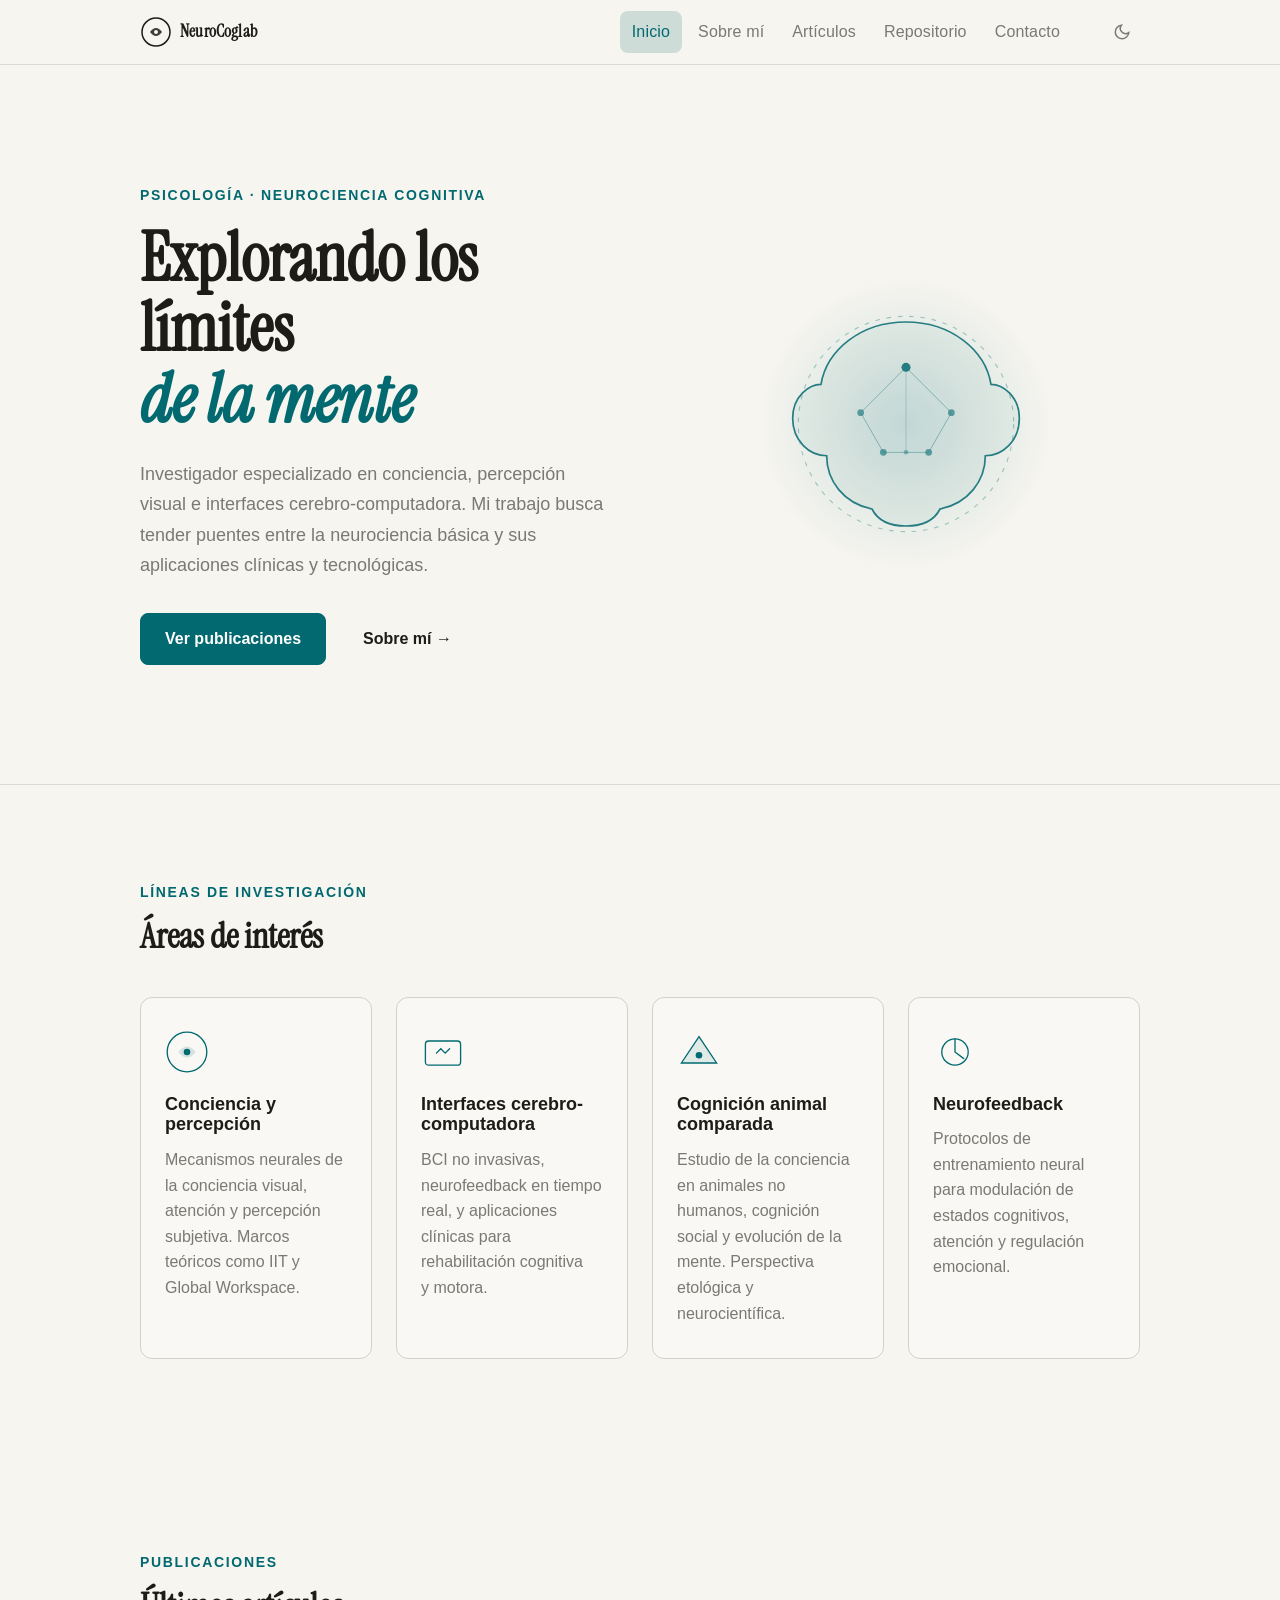
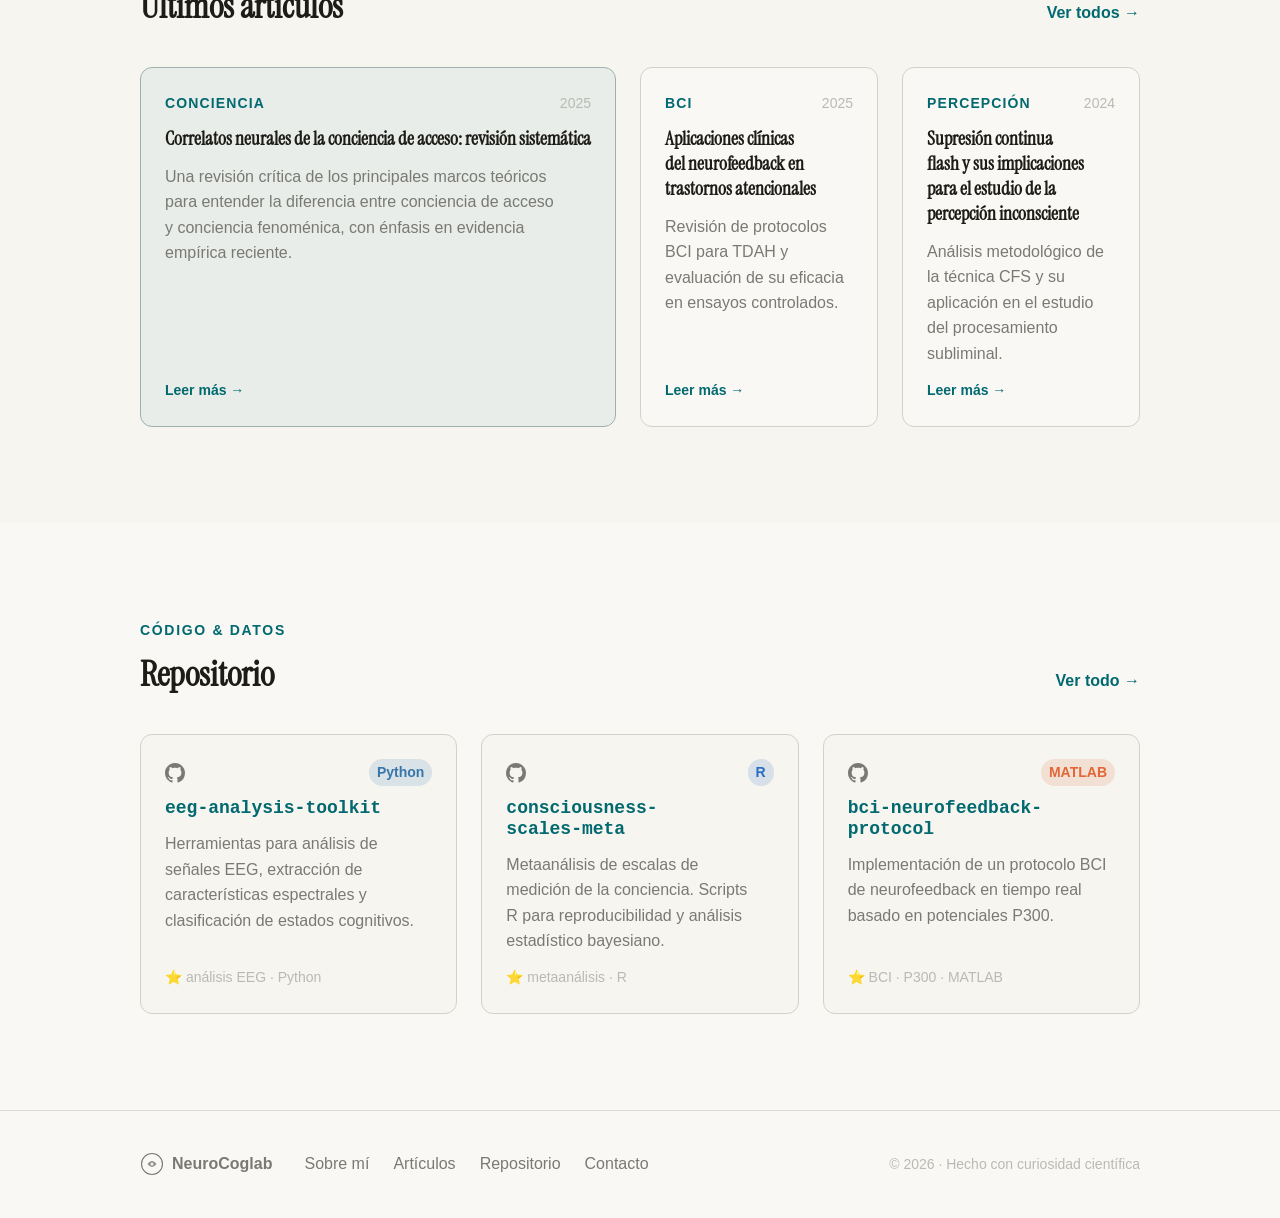
<file: index.html>
<!DOCTYPE html>
<html lang="es" data-theme="light">
<head>
  <meta charset="UTF-8" />
  <meta name="viewport" content="width=device-width, initial-scale=1.0" />
  <title>Investigador Predoctoral en Psicología & Neurociencia Cognitiva</title>
  <meta name="description" content="Portal personal de investigación en psicología y neurociencia cognitiva. Publicaciones, proyectos y recursos académicos." />
  <meta property="og:title" content="Investigador Predoctoral en Psicología & Neurociencia Cognitiva" />
  <meta property="og:description" content="Portal personal de investigación en psicología y neurociencia cognitiva." />
  <meta property="og:type" content="website" />

  <!-- Fonts: Instrument Serif (display) + Satoshi (body) -->
  <link href="https://api.fontshare.com/v2/css?f[]=satoshi@300,400,500,700&display=swap" rel="stylesheet" />
  <link rel="preconnect" href="https://fonts.googleapis.com" />
  <link rel="preconnect" href="https://fonts.gstatic.com" crossorigin />
  <link href="https://fonts.googleapis.com/css2?family=Instrument+Serif:ital@0;1&display=swap" rel="stylesheet" />

  <link rel="stylesheet" href="css/style.css" />

  <!-- Favicon inline SVG -->
  <link rel="icon" href="data:image/svg+xml,<svg xmlns='http://www.w3.org/2000/svg' viewBox='0 0 32 32'><circle cx='16' cy='16' r='14' fill='%2301696f'/><path d='M10 16 Q16 8 22 16 Q16 24 10 16Z' fill='white' opacity='0.9'/></svg>" />

  <script>
    // Apply theme before render to avoid flash
    (function() {
      const d = matchMedia('(prefers-color-scheme:dark)').matches ? 'dark' : 'light';
      document.documentElement.setAttribute('data-theme', d);
    })();
  </script>
</head>
<body>

  <!-- HEADER -->
  <header class="header" id="header">
    <div class="header-inner container">
      <a href="index.html" class="logo" aria-label="Inicio">
        <svg width="32" height="32" viewBox="0 0 32 32" fill="none" aria-hidden="true">
          <circle cx="16" cy="16" r="14" stroke="currentColor" stroke-width="1.5"/>
          <path d="M10 16 Q16 8 22 16 Q16 24 10 16Z" fill="currentColor" opacity="0.85"/>
          <circle cx="16" cy="16" r="2" fill="var(--color-bg)"/>
        </svg>
        <span class="logo-text">NeuroCoglab</span>
      </a>

      <nav class="nav" id="nav">
        <a href="index.html" class="nav-link active">Inicio</a>
        <a href="sobre-mi.html" class="nav-link">Sobre mí</a>
        <a href="articulos.html" class="nav-link">Artículos</a>
        <a href="repositorio.html" class="nav-link">Repositorio</a>
        <a href="contacto.html" class="nav-link">Contacto</a>
      </nav>

      <div class="header-actions">
        <button class="theme-toggle" data-theme-toggle aria-label="Cambiar tema">
          <svg width="18" height="18" viewBox="0 0 24 24" fill="none" stroke="currentColor" stroke-width="2"><path d="M21 12.79A9 9 0 1 1 11.21 3 7 7 0 0 0 21 12.79z"/></svg>
        </button>
        <button class="menu-toggle" id="menuToggle" aria-label="Menú" aria-expanded="false">
          <span></span><span></span><span></span>
        </button>
      </div>
    </div>
  </header>

  <main>
    <!-- HERO -->
    <section class="hero">
      <div class="container hero-inner">
        <div class="hero-text">
          <p class="hero-label">Psicología · Neurociencia Cognitiva</p>
          <h1 class="hero-title">Explorando los límites<br><em>de la mente</em></h1>
          <p class="hero-desc">Investigador especializado en conciencia, percepción visual e interfaces cerebro-computadora. Mi trabajo busca tender puentes entre la neurociencia básica y sus aplicaciones clínicas y tecnológicas.</p>
          <div class="hero-actions">
            <a href="articulos.html" class="btn btn-primary">Ver publicaciones</a>
            <a href="sobre-mi.html" class="btn btn-ghost">Sobre mí →</a>
          </div>
        </div>
        <div class="hero-visual">
          <div class="brain-anim" aria-hidden="true">
            <svg viewBox="0 0 300 300" fill="none" xmlns="http://www.w3.org/2000/svg">
              <defs>
                <radialGradient id="brainGrad" cx="50%" cy="50%" r="50%">
                  <stop offset="0%" stop-color="var(--color-primary)" stop-opacity="0.2"/>
                  <stop offset="100%" stop-color="var(--color-primary)" stop-opacity="0"/>
                </radialGradient>
              </defs>
              <circle cx="150" cy="150" r="130" fill="url(#brainGrad)" class="pulse-ring"/>
              <circle cx="150" cy="150" r="95" stroke="var(--color-primary)" stroke-width="1" stroke-dasharray="4 6" opacity="0.4" class="rotate-slow"/>
              <!-- Brain outline stylized -->
              <path d="M150 60 C110 60 80 85 75 115 C65 115 50 125 50 145 C50 165 65 178 80 178 C80 200 95 220 120 225 C125 235 135 240 150 240 C165 240 175 235 180 225 C205 220 220 200 220 178 C235 178 250 165 250 145 C250 125 235 115 225 115 C220 85 190 60 150 60Z" stroke="var(--color-primary)" stroke-width="1.5" fill="var(--color-primary)" fill-opacity="0.06" class="brain-path"/>
              <!-- Neural connections -->
              <line x1="150" y1="100" x2="110" y2="140" stroke="var(--color-primary)" stroke-width="0.8" opacity="0.5"/>
              <line x1="150" y1="100" x2="190" y2="140" stroke="var(--color-primary)" stroke-width="0.8" opacity="0.5"/>
              <line x1="110" y1="140" x2="130" y2="175" stroke="var(--color-primary)" stroke-width="0.8" opacity="0.5"/>
              <line x1="190" y1="140" x2="170" y2="175" stroke="var(--color-primary)" stroke-width="0.8" opacity="0.5"/>
              <line x1="130" y1="175" x2="170" y2="175" stroke="var(--color-primary)" stroke-width="0.8" opacity="0.5"/>
              <line x1="150" y1="100" x2="150" y2="175" stroke="var(--color-primary)" stroke-width="0.8" opacity="0.3"/>
              <!-- Nodes -->
              <circle cx="150" cy="100" r="4" fill="var(--color-primary)"/>
              <circle cx="110" cy="140" r="3" fill="var(--color-primary)" opacity="0.7"/>
              <circle cx="190" cy="140" r="3" fill="var(--color-primary)" opacity="0.7"/>
              <circle cx="130" cy="175" r="3" fill="var(--color-primary)" opacity="0.7"/>
              <circle cx="170" cy="175" r="3" fill="var(--color-primary)" opacity="0.7"/>
              <circle cx="150" cy="175" r="2" fill="var(--color-primary)" opacity="0.5"/>
            </svg>
          </div>
        </div>
      </div>
    </section>

    <!-- ÁREAS DE INVESTIGACIÓN -->
    <section class="section research-areas">
      <div class="container">
        <header class="section-header">
          <span class="section-label">Líneas de investigación</span>
          <h2>Áreas de interés</h2>
        </header>
        <div class="areas-grid">
          <div class="area-card">
            <div class="area-icon">
              <svg viewBox="0 0 40 40" fill="none"><circle cx="20" cy="20" r="18" stroke="currentColor" stroke-width="1.2"/><path d="M12 20 Q20 10 28 20 Q20 30 12 20Z" fill="currentColor" opacity="0.15"/><circle cx="20" cy="20" r="3" fill="currentColor"/></svg>
            </div>
            <h3>Conciencia y percepción</h3>
            <p>Mecanismos neurales de la conciencia visual, atención y percepción subjetiva. Marcos teóricos como IIT y Global Workspace.</p>
          </div>
          <div class="area-card">
            <div class="area-icon">
              <svg viewBox="0 0 40 40" fill="none"><rect x="4" y="10" width="32" height="22" rx="3" stroke="currentColor" stroke-width="1.2"/><path d="M14 21 L18 17 L22 21 L26 17" stroke="currentColor" stroke-width="1.2" stroke-linecap="round"/></svg>
            </div>
            <h3>Interfaces cerebro-computadora</h3>
            <p>BCI no invasivas, neurofeedback en tiempo real, y aplicaciones clínicas para rehabilitación cognitiva y motora.</p>
          </div>
          <div class="area-card">
            <div class="area-icon">
              <svg viewBox="0 0 40 40" fill="none"><path d="M20 6 L36 30 H4 Z" stroke="currentColor" stroke-width="1.2" fill="currentColor" fill-opacity="0.1"/><circle cx="20" cy="23" r="3" fill="currentColor"/></svg>
            </div>
            <h3>Cognición animal comparada</h3>
            <p>Estudio de la conciencia en animales no humanos, cognición social y evolución de la mente. Perspectiva etológica y neurocientífica.</p>
          </div>
          <div class="area-card">
            <div class="area-icon">
              <svg viewBox="0 0 40 40" fill="none"><circle cx="20" cy="20" r="12" stroke="currentColor" stroke-width="1.2"/><path d="M20 8 V20 L28 26" stroke="currentColor" stroke-width="1.2" stroke-linecap="round"/></svg>
            </div>
            <h3>Neurofeedback</h3>
            <p>Protocolos de entrenamiento neural para modulación de estados cognitivos, atención y regulación emocional.</p>
          </div>
        </div>
      </div>
    </section>

    <!-- ARTÍCULOS RECIENTES -->
    <section class="section articles-preview">
      <div class="container">
        <header class="section-header">
          <span class="section-label">Publicaciones</span>
          <h2>Últimos artículos</h2>
          <a href="articulos.html" class="see-all">Ver todos →</a>
        </header>
        <div class="articles-grid">
          <article class="article-card featured">
            <div class="article-meta">
              <span class="article-tag">Conciencia</span>
              <span class="article-date">2025</span>
            </div>
            <h3 class="article-title">Correlatos neurales de la conciencia de acceso: revisión sistemática</h3>
            <p class="article-excerpt">Una revisión crítica de los principales marcos teóricos para entender la diferencia entre conciencia de acceso y conciencia fenoménica, con énfasis en evidencia empírica reciente.</p>
            <a href="articulos.html" class="article-link">Leer más →</a>
          </article>
          <article class="article-card">
            <div class="article-meta">
              <span class="article-tag">BCI</span>
              <span class="article-date">2025</span>
            </div>
            <h3 class="article-title">Aplicaciones clínicas del neurofeedback en trastornos atencionales</h3>
            <p class="article-excerpt">Revisión de protocolos BCI para TDAH y evaluación de su eficacia en ensayos controlados.</p>
            <a href="articulos.html" class="article-link">Leer más →</a>
          </article>
          <article class="article-card">
            <div class="article-meta">
              <span class="article-tag">Percepción</span>
              <span class="article-date">2024</span>
            </div>
            <h3 class="article-title">Supresión continua flash y sus implicaciones para el estudio de la percepción inconsciente</h3>
            <p class="article-excerpt">Análisis metodológico de la técnica CFS y su aplicación en el estudio del procesamiento subliminal.</p>
            <a href="articulos.html" class="article-link">Leer más →</a>
          </article>
        </div>
      </div>
    </section>

    <!-- REPOSITORIO PREVIEW -->
    <section class="section repo-preview">
      <div class="container">
        <header class="section-header">
          <span class="section-label">Código & datos</span>
          <h2>Repositorio</h2>
          <a href="repositorio.html" class="see-all">Ver todo →</a>
        </header>
        <div class="repo-grid">
          <a href="repositorio.html" class="repo-card">
            <div class="repo-card-top">
              <svg width="20" height="20" viewBox="0 0 24 24" fill="currentColor"><path d="M12 0C5.37 0 0 5.37 0 12c0 5.31 3.435 9.795 8.205 11.385.6.105.825-.255.825-.57 0-.285-.015-1.23-.015-2.235-3.015.555-3.795-.735-4.035-1.41-.135-.345-.72-1.41-1.23-1.695-.42-.225-1.02-.78-.015-.795.945-.015 1.62.87 1.845 1.23 1.08 1.815 2.805 1.305 3.495.99.105-.78.42-1.305.765-1.605-2.67-.3-5.46-1.335-5.46-5.925 0-1.305.465-2.385 1.23-3.225-.12-.3-.54-1.53.12-3.18 0 0 1.005-.315 3.3 1.23.96-.27 1.98-.405 3-.405s2.04.135 3 .405c2.295-1.56 3.3-1.23 3.3-1.23.66 1.65.24 2.88.12 3.18.765.84 1.23 1.905 1.23 3.225 0 4.605-2.805 5.625-5.475 5.925.435.375.81 1.095.81 2.22 0 1.605-.015 2.895-.015 3.3 0 .315.225.69.825.57A12.02 12.02 0 0 0 24 12c0-6.63-5.37-12-12-12z"/></svg>
              <span class="repo-lang python">Python</span>
            </div>
            <h3>eeg-analysis-toolkit</h3>
            <p>Herramientas para análisis de señales EEG, extracción de características espectrales y clasificación de estados cognitivos.</p>
            <div class="repo-stats">
              <span>⭐ análisis EEG</span>
              <span>· Python</span>
            </div>
          </a>
          <a href="repositorio.html" class="repo-card">
            <div class="repo-card-top">
              <svg width="20" height="20" viewBox="0 0 24 24" fill="currentColor"><path d="M12 0C5.37 0 0 5.37 0 12c0 5.31 3.435 9.795 8.205 11.385.6.105.825-.255.825-.57 0-.285-.015-1.23-.015-2.235-3.015.555-3.795-.735-4.035-1.41-.135-.345-.72-1.41-1.23-1.695-.42-.225-1.02-.78-.015-.795.945-.015 1.62.87 1.845 1.23 1.08 1.815 2.805 1.305 3.495.99.105-.78.42-1.305.765-1.605-2.67-.3-5.46-1.335-5.46-5.925 0-1.305.465-2.385 1.23-3.225-.12-.3-.54-1.53.12-3.18 0 0 1.005-.315 3.3 1.23.96-.27 1.98-.405 3-.405s2.04.135 3 .405c2.295-1.56 3.3-1.23 3.3-1.23.66 1.65.24 2.88.12 3.18.765.84 1.23 1.905 1.23 3.225 0 4.605-2.805 5.625-5.475 5.925.435.375.81 1.095.81 2.22 0 1.605-.015 2.895-.015 3.3 0 .315.225.69.825.57A12.02 12.02 0 0 0 24 12c0-6.63-5.37-12-12-12z"/></svg>
              <span class="repo-lang r">R</span>
            </div>
            <h3>consciousness-scales-meta</h3>
            <p>Metaanálisis de escalas de medición de la conciencia. Scripts R para reproducibilidad y análisis estadístico bayesiano.</p>
            <div class="repo-stats">
              <span>⭐ metaanálisis</span>
              <span>· R</span>
            </div>
          </a>
          <a href="repositorio.html" class="repo-card">
            <div class="repo-card-top">
              <svg width="20" height="20" viewBox="0 0 24 24" fill="currentColor"><path d="M12 0C5.37 0 0 5.37 0 12c0 5.31 3.435 9.795 8.205 11.385.6.105.825-.255.825-.57 0-.285-.015-1.23-.015-2.235-3.015.555-3.795-.735-4.035-1.41-.135-.345-.72-1.41-1.23-1.695-.42-.225-1.02-.78-.015-.795.945-.015 1.62.87 1.845 1.23 1.08 1.815 2.805 1.305 3.495.99.105-.78.42-1.305.765-1.605-2.67-.3-5.46-1.335-5.46-5.925 0-1.305.465-2.385 1.23-3.225-.12-.3-.54-1.53.12-3.18 0 0 1.005-.315 3.3 1.23.96-.27 1.98-.405 3-.405s2.04.135 3 .405c2.295-1.56 3.3-1.23 3.3-1.23.66 1.65.24 2.88.12 3.18.765.84 1.23 1.905 1.23 3.225 0 4.605-2.805 5.625-5.475 5.925.435.375.81 1.095.81 2.22 0 1.605-.015 2.895-.015 3.3 0 .315.225.69.825.57A12.02 12.02 0 0 0 24 12c0-6.63-5.37-12-12-12z"/></svg>
              <span class="repo-lang matlab">MATLAB</span>
            </div>
            <h3>bci-neurofeedback-protocol</h3>
            <p>Implementación de un protocolo BCI de neurofeedback en tiempo real basado en potenciales P300.</p>
            <div class="repo-stats">
              <span>⭐ BCI · P300</span>
              <span>· MATLAB</span>
            </div>
          </a>
        </div>
      </div>
    </section>
  </main>

  <!-- FOOTER -->
  <footer class="footer">
    <div class="container footer-inner">
      <div class="footer-brand">
        <svg width="24" height="24" viewBox="0 0 32 32" fill="none" aria-hidden="true">
          <circle cx="16" cy="16" r="14" stroke="currentColor" stroke-width="1.5"/>
          <path d="M10 16 Q16 8 22 16 Q16 24 10 16Z" fill="currentColor" opacity="0.85"/>
          <circle cx="16" cy="16" r="2" fill="var(--color-bg)"/>
        </svg>
        <span>NeuroCoglab</span>
      </div>
      <nav class="footer-nav">
        <a href="sobre-mi.html">Sobre mí</a>
        <a href="articulos.html">Artículos</a>
        <a href="repositorio.html">Repositorio</a>
        <a href="contacto.html">Contacto</a>
      </nav>
      <p class="footer-copy">&copy; 2026 · Hecho con curiosidad científica</p>
    </div>
  </footer>

  <script src="js/main.js"></script>
<script data-pplx-inline-edit>
(function(){
  if(window===window.top)return;
  function inlineAll(orig,clone){
    if(orig.nodeType!==1)return;
    try{
      var cs=getComputedStyle(orig);
      var t='';
      for(var i=0;i<cs.length;i++){t+=cs[i]+':'+cs.getPropertyValue(cs[i])+';';}
      clone.style.cssText=t;
    }catch(e){}
    var oc=orig.children,cc=clone.children;
    for(var j=0;j<oc.length&&j<cc.length;j++){inlineAll(oc[j],cc[j]);}
  }
  function stripExternal(clone){
    var imgs=clone.querySelectorAll('img');
    for(var i=0;i<imgs.length;i++){
      var s=imgs[i].getAttribute('src');
      if(s&&!s.startsWith('data:'))imgs[i].removeAttribute('src');
    }
    var all=clone.querySelectorAll('*');
    for(var i=0;i<all.length;i++){
      var st=all[i].style.cssText;
      if(st&&st.indexOf('url(')>=0){
        all[i].style.cssText=st.replace(/url\(["']?(?!data:)[^)"']*["']?\)/gi,'none');
      }
    }
  }
  var scrollRaf=0;
  function emitScroll(){
    scrollRaf=0;
    var x=window.scrollX||window.pageXOffset||0;
    var y=window.scrollY||window.pageYOffset||0;
    window.parent.postMessage({type:'INLINE_EDIT_SCROLL',scrollX:x,scrollY:y},'*');
  }
  window.addEventListener('scroll',function(){
    if(scrollRaf)return;
    scrollRaf=requestAnimationFrame(emitScroll);
  },{passive:true,capture:true});
  emitScroll();
  window.addEventListener('message',function(e){
    if(!e.data||e.data.type!=='INLINE_EDIT_CAPTURE_REQUEST')return;
    var scrollX=window.scrollX||window.pageXOffset||0;
    var scrollY=window.scrollY||window.pageYOffset||0;
    var w=window.innerWidth,h=window.innerHeight;
    try{
      var clone=document.documentElement.cloneNode(true);
      var rm=clone.querySelectorAll('script,link[rel="stylesheet"],style');
      for(var i=0;i<rm.length;i++){rm[i].remove();}
      inlineAll(document.documentElement,clone);
      stripExternal(clone);
      var html=new XMLSerializer().serializeToString(clone);
      var svg='<svg xmlns="http://www.w3.org/2000/svg" width="'+w+'" height="'+h+'">'
        +'<foreignObject width="100%" height="100%">'
        +'<div xmlns="http://www.w3.org/1999/xhtml" style="width:'+w+'px;height:'+h+'px;overflow:hidden">'
        +'<div style="transform:translate(-'+scrollX+'px,-'+scrollY+'px);transform-origin:top left">'
        +html+'</div></div></foreignObject></svg>';
      var svgUrl='data:image/svg+xml;charset=utf-8,'+encodeURIComponent(svg);
      var img=new Image();
      img.onload=function(){
        var c=document.createElement('canvas');c.width=w;c.height=h;
        c.getContext('2d').drawImage(img,0,0);
        window.parent.postMessage({type:'INLINE_EDIT_SCREENSHOT_RESULT',dataUrl:c.toDataURL('image/png'),scrollX:scrollX,scrollY:scrollY},'*');
      };
      img.onerror=function(){
        window.parent.postMessage({type:'INLINE_EDIT_SCREENSHOT_RESULT',dataUrl:null,scrollX:scrollX,scrollY:scrollY},'*');
      };
      img.src=svgUrl;
    }catch(err){
      window.parent.postMessage({type:'INLINE_EDIT_SCREENSHOT_RESULT',dataUrl:null,scrollX:scrollX,scrollY:scrollY},'*');
    }
  });
})();
</script></body>
</html>
</file>
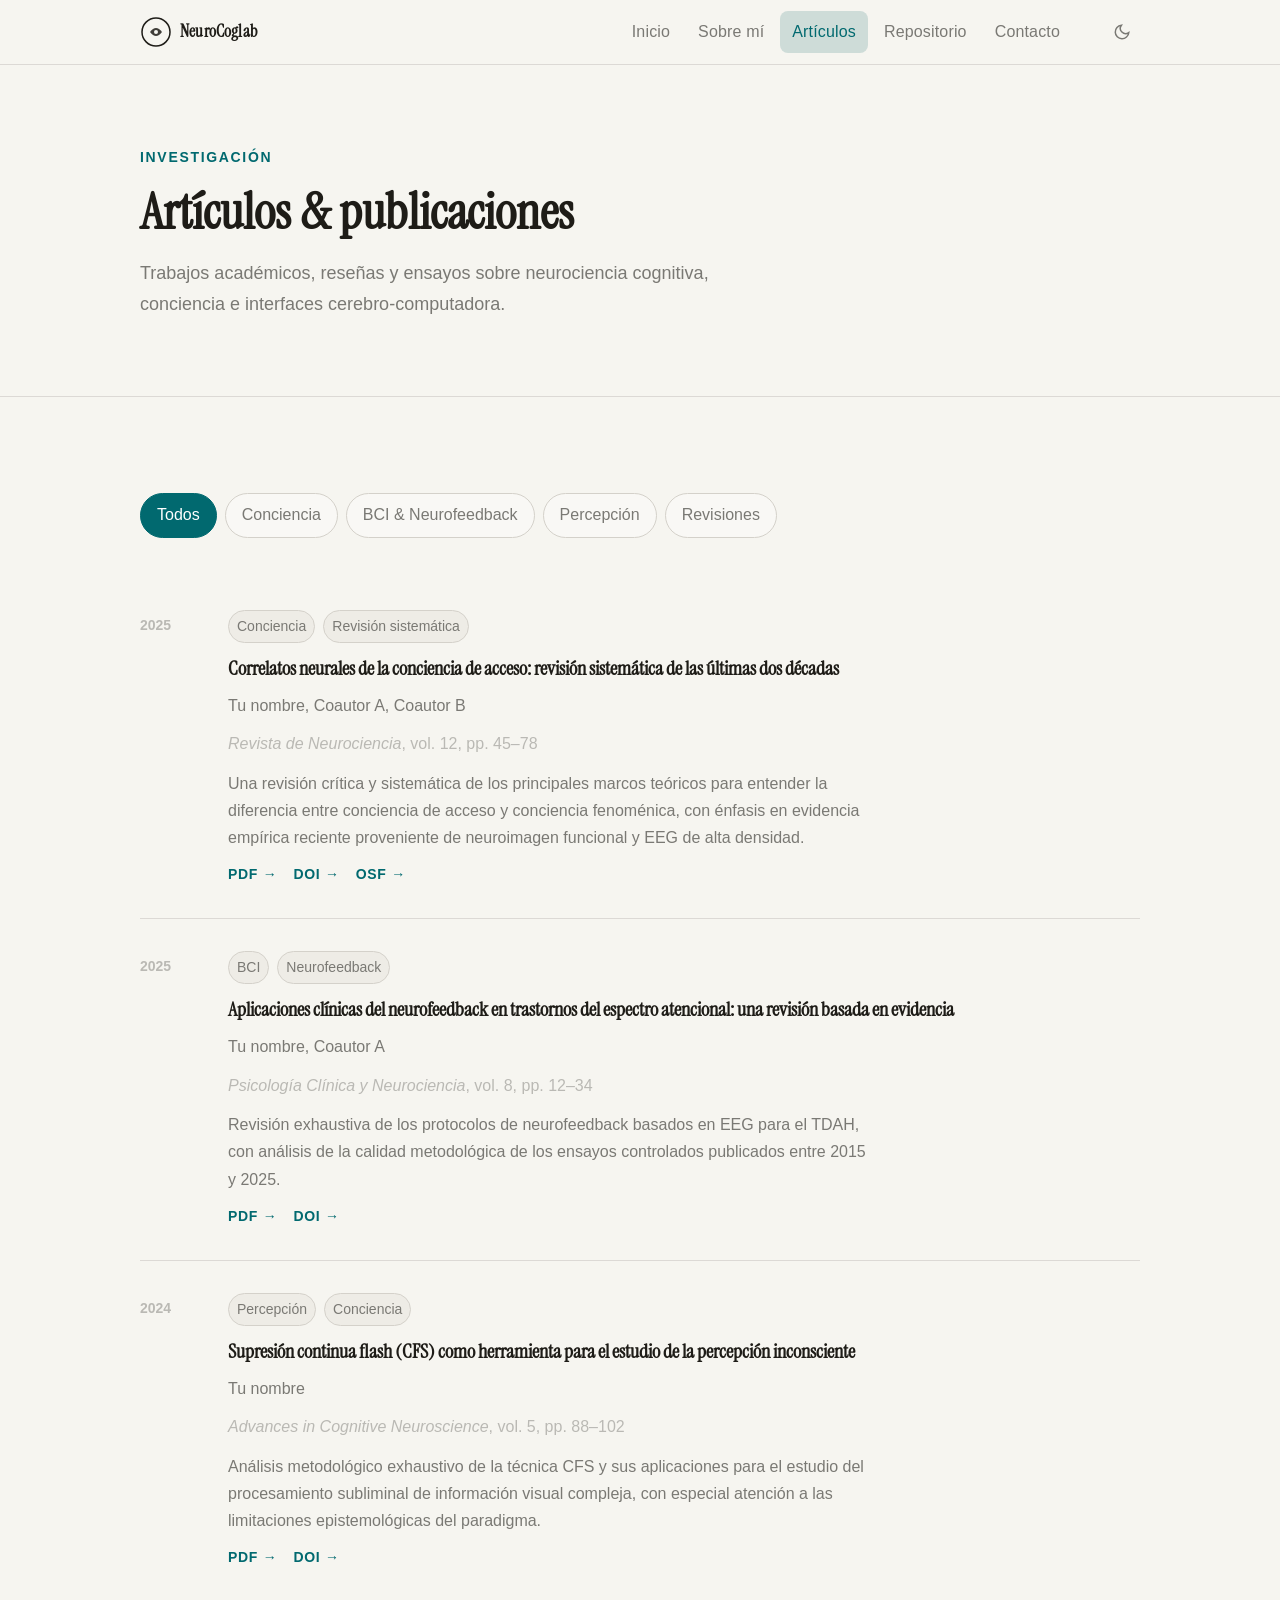
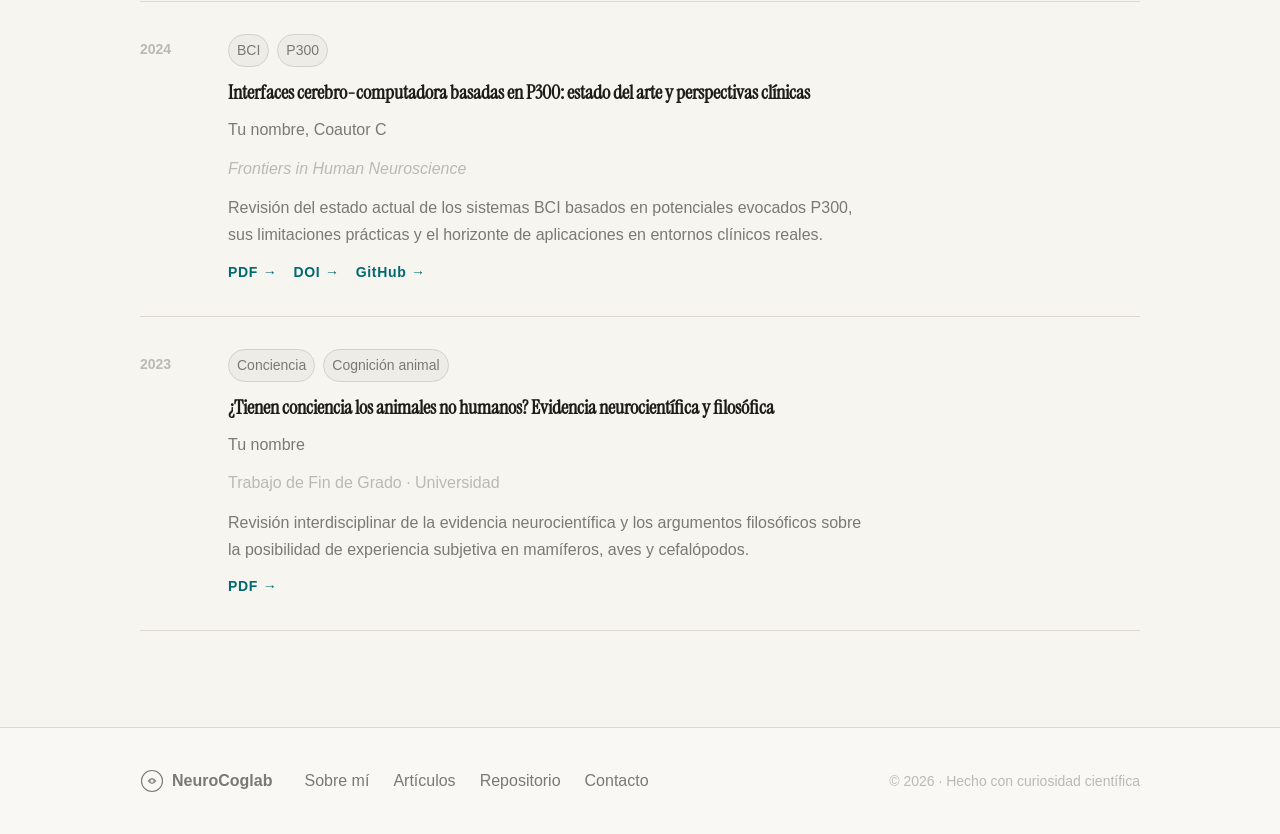
<file: articulos.html>
<!DOCTYPE html>
<html lang="es" data-theme="light">
<head>
  <meta charset="UTF-8" />
  <meta name="viewport" content="width=device-width, initial-scale=1.0" />
  <title>Artículos — NeuroCoglab</title>
  <meta name="description" content="Publicaciones académicas sobre neurociencia cognitiva, conciencia, BCI y percepción visual." />
  <link href="https://api.fontshare.com/v2/css?f[]=satoshi@300,400,500,700&display=swap" rel="stylesheet" />
  <link rel="preconnect" href="https://fonts.googleapis.com" />
  <link rel="preconnect" href="https://fonts.gstatic.com" crossorigin />
  <link href="https://fonts.googleapis.com/css2?family=Instrument+Serif:ital@0;1&display=swap" rel="stylesheet" />
  <link rel="stylesheet" href="css/style.css" />
  <link rel="icon" href="data:image/svg+xml,<svg xmlns='http://www.w3.org/2000/svg' viewBox='0 0 32 32'><circle cx='16' cy='16' r='14' fill='%2301696f'/><path d='M10 16 Q16 8 22 16 Q16 24 10 16Z' fill='white' opacity='0.9'/></svg>" />
  <script>(function(){const d=matchMedia('(prefers-color-scheme:dark)').matches?'dark':'light';document.documentElement.setAttribute('data-theme',d);})();</script>
</head>
<body>

  <header class="header" id="header">
    <div class="header-inner container">
      <a href="index.html" class="logo" aria-label="Inicio">
        <svg width="32" height="32" viewBox="0 0 32 32" fill="none"><circle cx="16" cy="16" r="14" stroke="currentColor" stroke-width="1.5"/><path d="M10 16 Q16 8 22 16 Q16 24 10 16Z" fill="currentColor" opacity="0.85"/><circle cx="16" cy="16" r="2" fill="var(--color-bg)"/></svg>
        <span class="logo-text">NeuroCoglab</span>
      </a>
      <nav class="nav" id="nav">
        <a href="index.html" class="nav-link">Inicio</a>
        <a href="sobre-mi.html" class="nav-link">Sobre mí</a>
        <a href="articulos.html" class="nav-link active">Artículos</a>
        <a href="repositorio.html" class="nav-link">Repositorio</a>
        <a href="contacto.html" class="nav-link">Contacto</a>
      </nav>
      <div class="header-actions">
        <button class="theme-toggle" data-theme-toggle aria-label="Cambiar tema"><svg width="18" height="18" viewBox="0 0 24 24" fill="none" stroke="currentColor" stroke-width="2"><path d="M21 12.79A9 9 0 1 1 11.21 3 7 7 0 0 0 21 12.79z"/></svg></button>
        <button class="menu-toggle" id="menuToggle" aria-label="Menú" aria-expanded="false"><span></span><span></span><span></span></button>
      </div>
    </div>
  </header>

  <main>
    <section class="page-hero">
      <div class="container">
        <span class="section-label">Investigación</span>
        <h1>Artículos & publicaciones</h1>
        <p class="page-hero-desc">Trabajos académicos, reseñas y ensayos sobre neurociencia cognitiva, conciencia e interfaces cerebro-computadora.</p>
      </div>
    </section>

    <section class="section">
      <div class="container">

        <!-- Filtros -->
        <div class="filter-bar">
          <button class="filter-btn active" data-filter="all">Todos</button>
          <button class="filter-btn" data-filter="consciencia">Conciencia</button>
          <button class="filter-btn" data-filter="bci">BCI & Neurofeedback</button>
          <button class="filter-btn" data-filter="percepcion">Percepción</button>
          <button class="filter-btn" data-filter="revision">Revisiones</button>
        </div>

        <!-- Lista de artículos -->
        <div class="publications-list" id="publicationsList">

          <article class="pub-item" data-tags="consciencia revision">
            <div class="pub-year">2025</div>
            <div class="pub-body">
              <div class="pub-tags">
                <span class="tag small">Conciencia</span>
                <span class="tag small">Revisión sistemática</span>
              </div>
              <h2 class="pub-title">Correlatos neurales de la conciencia de acceso: revisión sistemática de las últimas dos décadas</h2>
              <p class="pub-authors">Tu nombre, Coautor A, Coautor B</p>
              <p class="pub-venue"><em>Revista de Neurociencia</em>, vol. 12, pp. 45–78</p>
              <p class="pub-abstract">Una revisión crítica y sistemática de los principales marcos teóricos para entender la diferencia entre conciencia de acceso y conciencia fenoménica, con énfasis en evidencia empírica reciente proveniente de neuroimagen funcional y EEG de alta densidad.</p>
              <div class="pub-links">
                <a href="#" class="pub-link">PDF →</a>
                <a href="#" class="pub-link">DOI →</a>
                <a href="#" class="pub-link">OSF →</a>
              </div>
            </div>
          </article>

          <article class="pub-item" data-tags="bci revision">
            <div class="pub-year">2025</div>
            <div class="pub-body">
              <div class="pub-tags">
                <span class="tag small">BCI</span>
                <span class="tag small">Neurofeedback</span>
              </div>
              <h2 class="pub-title">Aplicaciones clínicas del neurofeedback en trastornos del espectro atencional: una revisión basada en evidencia</h2>
              <p class="pub-authors">Tu nombre, Coautor A</p>
              <p class="pub-venue"><em>Psicología Clínica y Neurociencia</em>, vol. 8, pp. 12–34</p>
              <p class="pub-abstract">Revisión exhaustiva de los protocolos de neurofeedback basados en EEG para el TDAH, con análisis de la calidad metodológica de los ensayos controlados publicados entre 2015 y 2025.</p>
              <div class="pub-links">
                <a href="#" class="pub-link">PDF →</a>
                <a href="#" class="pub-link">DOI →</a>
              </div>
            </div>
          </article>

          <article class="pub-item" data-tags="percepcion consciencia">
            <div class="pub-year">2024</div>
            <div class="pub-body">
              <div class="pub-tags">
                <span class="tag small">Percepción</span>
                <span class="tag small">Conciencia</span>
              </div>
              <h2 class="pub-title">Supresión continua flash (CFS) como herramienta para el estudio de la percepción inconsciente</h2>
              <p class="pub-authors">Tu nombre</p>
              <p class="pub-venue"><em>Advances in Cognitive Neuroscience</em>, vol. 5, pp. 88–102</p>
              <p class="pub-abstract">Análisis metodológico exhaustivo de la técnica CFS y sus aplicaciones para el estudio del procesamiento subliminal de información visual compleja, con especial atención a las limitaciones epistemológicas del paradigma.</p>
              <div class="pub-links">
                <a href="#" class="pub-link">PDF →</a>
                <a href="#" class="pub-link">DOI →</a>
              </div>
            </div>
          </article>

          <article class="pub-item" data-tags="bci">
            <div class="pub-year">2024</div>
            <div class="pub-body">
              <div class="pub-tags">
                <span class="tag small">BCI</span>
                <span class="tag small">P300</span>
              </div>
              <h2 class="pub-title">Interfaces cerebro-computadora basadas en P300: estado del arte y perspectivas clínicas</h2>
              <p class="pub-authors">Tu nombre, Coautor C</p>
              <p class="pub-venue"><em>Frontiers in Human Neuroscience</em></p>
              <p class="pub-abstract">Revisión del estado actual de los sistemas BCI basados en potenciales evocados P300, sus limitaciones prácticas y el horizonte de aplicaciones en entornos clínicos reales.</p>
              <div class="pub-links">
                <a href="#" class="pub-link">PDF →</a>
                <a href="#" class="pub-link">DOI →</a>
                <a href="#" class="pub-link">GitHub →</a>
              </div>
            </div>
          </article>

          <article class="pub-item" data-tags="consciencia revision">
            <div class="pub-year">2023</div>
            <div class="pub-body">
              <div class="pub-tags">
                <span class="tag small">Conciencia</span>
                <span class="tag small">Cognición animal</span>
              </div>
              <h2 class="pub-title">¿Tienen conciencia los animales no humanos? Evidencia neurocientífica y filosófica</h2>
              <p class="pub-authors">Tu nombre</p>
              <p class="pub-venue">Trabajo de Fin de Grado · Universidad</p>
              <p class="pub-abstract">Revisión interdisciplinar de la evidencia neurocientífica y los argumentos filosóficos sobre la posibilidad de experiencia subjetiva en mamíferos, aves y cefalópodos.</p>
              <div class="pub-links">
                <a href="#" class="pub-link">PDF →</a>
              </div>
            </div>
          </article>

        </div>
      </div>
    </section>
  </main>

  <footer class="footer">
    <div class="container footer-inner">
      <div class="footer-brand">
        <svg width="24" height="24" viewBox="0 0 32 32" fill="none"><circle cx="16" cy="16" r="14" stroke="currentColor" stroke-width="1.5"/><path d="M10 16 Q16 8 22 16 Q16 24 10 16Z" fill="currentColor" opacity="0.85"/><circle cx="16" cy="16" r="2" fill="var(--color-bg)"/></svg>
        <span>NeuroCoglab</span>
      </div>
      <nav class="footer-nav">
        <a href="sobre-mi.html">Sobre mí</a>
        <a href="articulos.html">Artículos</a>
        <a href="repositorio.html">Repositorio</a>
        <a href="contacto.html">Contacto</a>
      </nav>
      <p class="footer-copy">&copy; 2026 · Hecho con curiosidad científica</p>
    </div>
  </footer>

  <script src="js/main.js"></script>
<script data-pplx-inline-edit>
(function(){
  if(window===window.top)return;
  function inlineAll(orig,clone){
    if(orig.nodeType!==1)return;
    try{
      var cs=getComputedStyle(orig);
      var t='';
      for(var i=0;i<cs.length;i++){t+=cs[i]+':'+cs.getPropertyValue(cs[i])+';';}
      clone.style.cssText=t;
    }catch(e){}
    var oc=orig.children,cc=clone.children;
    for(var j=0;j<oc.length&&j<cc.length;j++){inlineAll(oc[j],cc[j]);}
  }
  function stripExternal(clone){
    var imgs=clone.querySelectorAll('img');
    for(var i=0;i<imgs.length;i++){
      var s=imgs[i].getAttribute('src');
      if(s&&!s.startsWith('data:'))imgs[i].removeAttribute('src');
    }
    var all=clone.querySelectorAll('*');
    for(var i=0;i<all.length;i++){
      var st=all[i].style.cssText;
      if(st&&st.indexOf('url(')>=0){
        all[i].style.cssText=st.replace(/url\(["']?(?!data:)[^)"']*["']?\)/gi,'none');
      }
    }
  }
  var scrollRaf=0;
  function emitScroll(){
    scrollRaf=0;
    var x=window.scrollX||window.pageXOffset||0;
    var y=window.scrollY||window.pageYOffset||0;
    window.parent.postMessage({type:'INLINE_EDIT_SCROLL',scrollX:x,scrollY:y},'*');
  }
  window.addEventListener('scroll',function(){
    if(scrollRaf)return;
    scrollRaf=requestAnimationFrame(emitScroll);
  },{passive:true,capture:true});
  emitScroll();
  window.addEventListener('message',function(e){
    if(!e.data||e.data.type!=='INLINE_EDIT_CAPTURE_REQUEST')return;
    var scrollX=window.scrollX||window.pageXOffset||0;
    var scrollY=window.scrollY||window.pageYOffset||0;
    var w=window.innerWidth,h=window.innerHeight;
    try{
      var clone=document.documentElement.cloneNode(true);
      var rm=clone.querySelectorAll('script,link[rel="stylesheet"],style');
      for(var i=0;i<rm.length;i++){rm[i].remove();}
      inlineAll(document.documentElement,clone);
      stripExternal(clone);
      var html=new XMLSerializer().serializeToString(clone);
      var svg='<svg xmlns="http://www.w3.org/2000/svg" width="'+w+'" height="'+h+'">'
        +'<foreignObject width="100%" height="100%">'
        +'<div xmlns="http://www.w3.org/1999/xhtml" style="width:'+w+'px;height:'+h+'px;overflow:hidden">'
        +'<div style="transform:translate(-'+scrollX+'px,-'+scrollY+'px);transform-origin:top left">'
        +html+'</div></div></foreignObject></svg>';
      var svgUrl='data:image/svg+xml;charset=utf-8,'+encodeURIComponent(svg);
      var img=new Image();
      img.onload=function(){
        var c=document.createElement('canvas');c.width=w;c.height=h;
        c.getContext('2d').drawImage(img,0,0);
        window.parent.postMessage({type:'INLINE_EDIT_SCREENSHOT_RESULT',dataUrl:c.toDataURL('image/png'),scrollX:scrollX,scrollY:scrollY},'*');
      };
      img.onerror=function(){
        window.parent.postMessage({type:'INLINE_EDIT_SCREENSHOT_RESULT',dataUrl:null,scrollX:scrollX,scrollY:scrollY},'*');
      };
      img.src=svgUrl;
    }catch(err){
      window.parent.postMessage({type:'INLINE_EDIT_SCREENSHOT_RESULT',dataUrl:null,scrollX:scrollX,scrollY:scrollY},'*');
    }
  });
})();
</script></body>
</html>
</file>
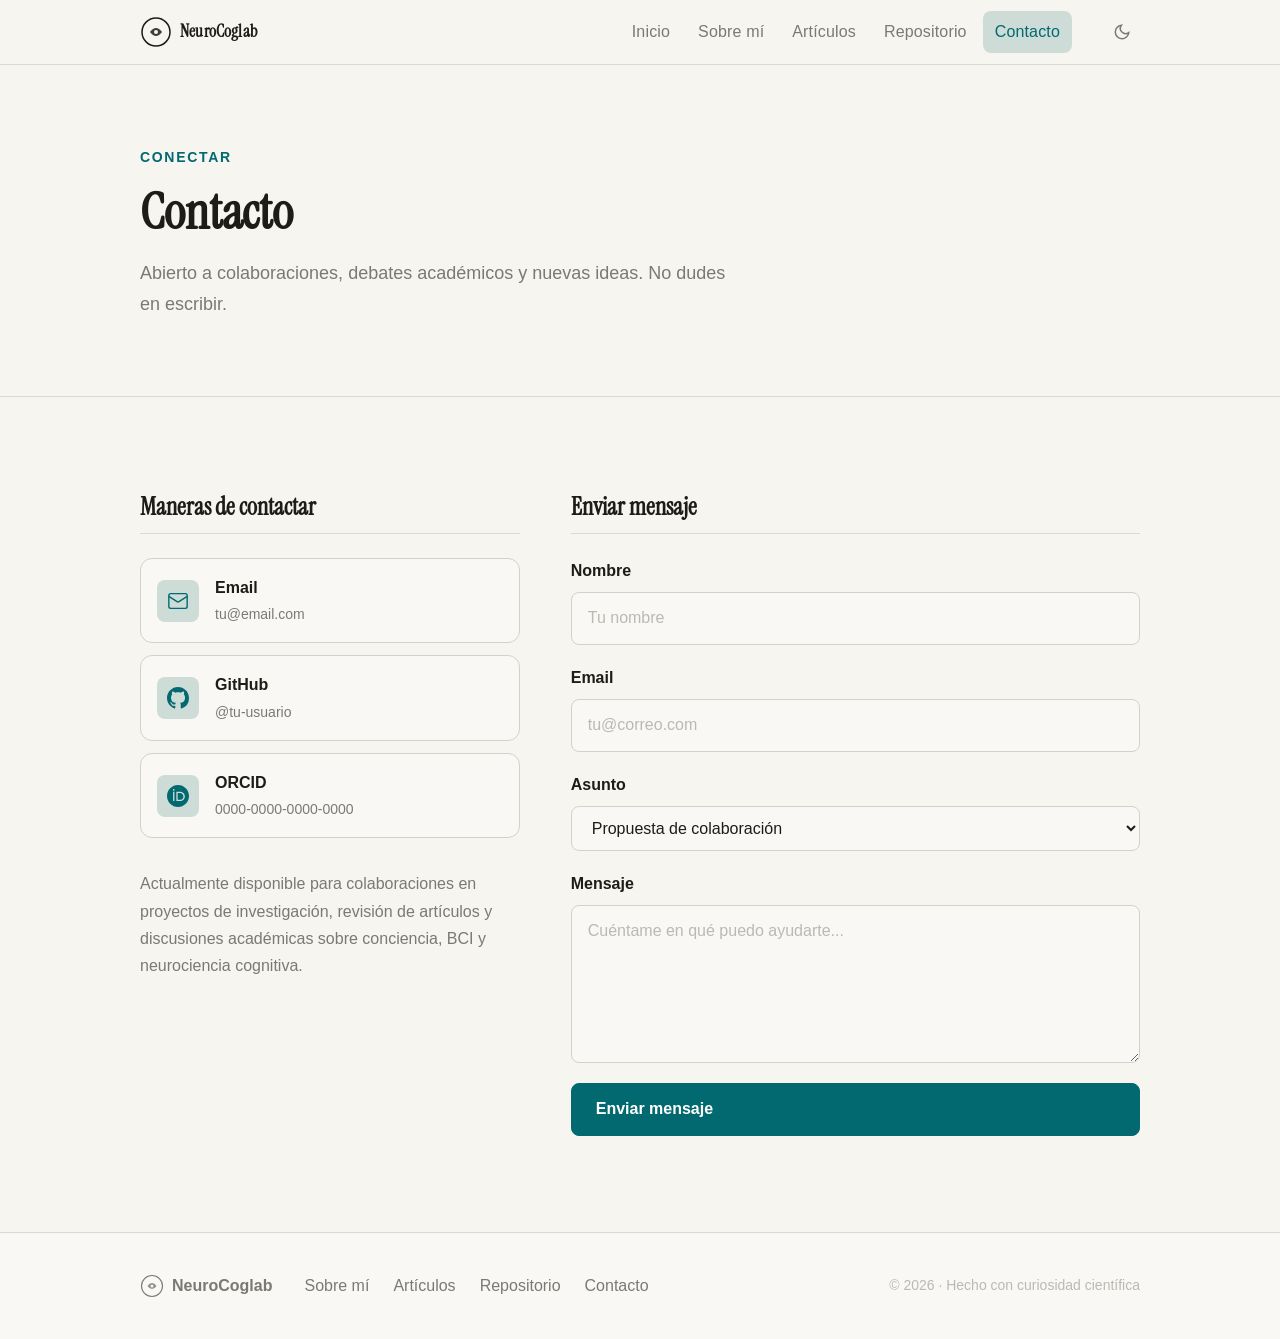
<file: contacto.html>
<!DOCTYPE html>
<html lang="es" data-theme="light">
<head>
  <meta charset="UTF-8" />
  <meta name="viewport" content="width=device-width, initial-scale=1.0" />
  <title>Contacto — NeuroCoglab</title>
  <meta name="description" content="Contacta conmigo para colaboraciones, consultas académicas o simplemente para hablar de neurociencia." />
  <link href="https://api.fontshare.com/v2/css?f[]=satoshi@300,400,500,700&display=swap" rel="stylesheet" />
  <link rel="preconnect" href="https://fonts.googleapis.com" />
  <link rel="preconnect" href="https://fonts.gstatic.com" crossorigin />
  <link href="https://fonts.googleapis.com/css2?family=Instrument+Serif:ital@0;1&display=swap" rel="stylesheet" />
  <link rel="stylesheet" href="css/style.css" />
  <link rel="icon" href="data:image/svg+xml,<svg xmlns='http://www.w3.org/2000/svg' viewBox='0 0 32 32'><circle cx='16' cy='16' r='14' fill='%2301696f'/><path d='M10 16 Q16 8 22 16 Q16 24 10 16Z' fill='white' opacity='0.9'/></svg>" />
  <script>(function(){const d=matchMedia('(prefers-color-scheme:dark)').matches?'dark':'light';document.documentElement.setAttribute('data-theme',d);})();</script>
</head>
<body>

  <header class="header" id="header">
    <div class="header-inner container">
      <a href="index.html" class="logo" aria-label="Inicio">
        <svg width="32" height="32" viewBox="0 0 32 32" fill="none"><circle cx="16" cy="16" r="14" stroke="currentColor" stroke-width="1.5"/><path d="M10 16 Q16 8 22 16 Q16 24 10 16Z" fill="currentColor" opacity="0.85"/><circle cx="16" cy="16" r="2" fill="var(--color-bg)"/></svg>
        <span class="logo-text">NeuroCoglab</span>
      </a>
      <nav class="nav" id="nav">
        <a href="index.html" class="nav-link">Inicio</a>
        <a href="sobre-mi.html" class="nav-link">Sobre mí</a>
        <a href="articulos.html" class="nav-link">Artículos</a>
        <a href="repositorio.html" class="nav-link">Repositorio</a>
        <a href="contacto.html" class="nav-link active">Contacto</a>
      </nav>
      <div class="header-actions">
        <button class="theme-toggle" data-theme-toggle aria-label="Cambiar tema"><svg width="18" height="18" viewBox="0 0 24 24" fill="none" stroke="currentColor" stroke-width="2"><path d="M21 12.79A9 9 0 1 1 11.21 3 7 7 0 0 0 21 12.79z"/></svg></button>
        <button class="menu-toggle" id="menuToggle" aria-label="Menú" aria-expanded="false"><span></span><span></span><span></span></button>
      </div>
    </div>
  </header>

  <main>
    <section class="page-hero">
      <div class="container">
        <span class="section-label">Conectar</span>
        <h1>Contacto</h1>
        <p class="page-hero-desc">Abierto a colaboraciones, debates académicos y nuevas ideas. No dudes en escribir.</p>
      </div>
    </section>

    <section class="section">
      <div class="container contact-grid">

        <div class="contact-info">
          <h2>Maneras de contactar</h2>
          <div class="contact-methods">
            <a href="mailto:tu@email.com" class="contact-method">
              <div class="contact-method-icon">
                <svg width="22" height="22" viewBox="0 0 24 24" fill="none" stroke="currentColor" stroke-width="1.5"><rect x="2" y="4" width="20" height="16" rx="2"/><path d="m22 7-8.97 5.7a1.94 1.94 0 0 1-2.06 0L2 7"/></svg>
              </div>
              <div>
                <strong>Email</strong>
                <span>tu@email.com</span>
              </div>
            </a>
            <a href="https://github.com/tu-usuario" target="_blank" rel="noopener" class="contact-method">
              <div class="contact-method-icon">
                <svg width="22" height="22" viewBox="0 0 24 24" fill="currentColor"><path d="M12 0C5.37 0 0 5.37 0 12c0 5.31 3.435 9.795 8.205 11.385.6.105.825-.255.825-.57 0-.285-.015-1.23-.015-2.235-3.015.555-3.795-.735-4.035-1.41-.135-.345-.72-1.41-1.23-1.695-.42-.225-1.02-.78-.015-.795.945-.015 1.62.87 1.845 1.23 1.08 1.815 2.805 1.305 3.495.99.105-.78.42-1.305.765-1.605-2.67-.3-5.46-1.335-5.46-5.925 0-1.305.465-2.385 1.23-3.225-.12-.3-.54-1.53.12-3.18 0 0 1.005-.315 3.3 1.23.96-.27 1.98-.405 3-.405s2.04.135 3 .405c2.295-1.56 3.3-1.23 3.3-1.23.66 1.65.24 2.88.12 3.18.765.84 1.23 1.905 1.23 3.225 0 4.605-2.805 5.625-5.475 5.925.435.375.81 1.095.81 2.22 0 1.605-.015 2.895-.015 3.3 0 .315.225.69.825.57A12.02 12.02 0 0 0 24 12c0-6.63-5.37-12-12-12z"/></svg>
              </div>
              <div>
                <strong>GitHub</strong>
                <span>@tu-usuario</span>
              </div>
            </a>
            <a href="https://orcid.org/0000-0000-0000-0000" target="_blank" rel="noopener" class="contact-method">
              <div class="contact-method-icon">
                <svg width="22" height="22" viewBox="0 0 24 24" fill="currentColor"><path d="M12 0C5.372 0 0 5.372 0 12s5.372 12 12 12 12-5.372 12-12S18.628 0 12 0zM7.369 4.378c.525 0 .947.431.947.947s-.422.947-.947.947a.95.95 0 0 1-.947-.947c0-.525.422-.947.947-.947zm-.722 3.038h1.444v10.041H6.647V7.416zm3.562 0h3.9c3.712 0 5.344 2.653 5.344 5.025 0 2.578-2.016 5.016-5.325 5.016h-3.919V7.416zm1.444 1.303v7.444h2.297c2.359 0 3.956-1.494 3.956-3.722 0-2.319-1.681-3.722-3.906-3.722h-2.347z"/></svg>
              </div>
              <div>
                <strong>ORCID</strong>
                <span>0000-0000-0000-0000</span>
              </div>
            </a>
          </div>

          <div class="contact-note">
            <p>Actualmente disponible para colaboraciones en proyectos de investigación, revisión de artículos y discusiones académicas sobre conciencia, BCI y neurociencia cognitiva.</p>
          </div>
        </div>

        <div class="contact-form-wrapper">
          <h2>Enviar mensaje</h2>
          <form class="contact-form" id="contactForm" action="mailto:tu@email.com" method="get">
            <div class="form-group">
              <label for="name">Nombre</label>
              <input type="text" id="name" name="name" placeholder="Tu nombre" required />
            </div>
            <div class="form-group">
              <label for="email">Email</label>
              <input type="email" id="email" name="email" placeholder="tu@correo.com" required />
            </div>
            <div class="form-group">
              <label for="subject">Asunto</label>
              <select id="subject" name="subject">
                <option value="colaboracion">Propuesta de colaboración</option>
                <option value="consulta">Consulta académica</option>
                <option value="revision">Revisión de artículo</option>
                <option value="otro">Otro</option>
              </select>
            </div>
            <div class="form-group">
              <label for="message">Mensaje</label>
              <textarea id="message" name="body" rows="5" placeholder="Cuéntame en qué puedo ayudarte..." required></textarea>
            </div>
            <button type="submit" class="btn btn-primary">Enviar mensaje</button>
          </form>
        </div>

      </div>
    </section>
  </main>

  <footer class="footer">
    <div class="container footer-inner">
      <div class="footer-brand">
        <svg width="24" height="24" viewBox="0 0 32 32" fill="none"><circle cx="16" cy="16" r="14" stroke="currentColor" stroke-width="1.5"/><path d="M10 16 Q16 8 22 16 Q16 24 10 16Z" fill="currentColor" opacity="0.85"/><circle cx="16" cy="16" r="2" fill="var(--color-bg)"/></svg>
        <span>NeuroCoglab</span>
      </div>
      <nav class="footer-nav">
        <a href="sobre-mi.html">Sobre mí</a>
        <a href="articulos.html">Artículos</a>
        <a href="repositorio.html">Repositorio</a>
        <a href="contacto.html">Contacto</a>
      </nav>
      <p class="footer-copy">&copy; 2026 · Hecho con curiosidad científica</p>
    </div>
  </footer>

  <script src="js/main.js"></script>
<script data-pplx-inline-edit>
(function(){
  if(window===window.top)return;
  function inlineAll(orig,clone){
    if(orig.nodeType!==1)return;
    try{
      var cs=getComputedStyle(orig);
      var t='';
      for(var i=0;i<cs.length;i++){t+=cs[i]+':'+cs.getPropertyValue(cs[i])+';';}
      clone.style.cssText=t;
    }catch(e){}
    var oc=orig.children,cc=clone.children;
    for(var j=0;j<oc.length&&j<cc.length;j++){inlineAll(oc[j],cc[j]);}
  }
  function stripExternal(clone){
    var imgs=clone.querySelectorAll('img');
    for(var i=0;i<imgs.length;i++){
      var s=imgs[i].getAttribute('src');
      if(s&&!s.startsWith('data:'))imgs[i].removeAttribute('src');
    }
    var all=clone.querySelectorAll('*');
    for(var i=0;i<all.length;i++){
      var st=all[i].style.cssText;
      if(st&&st.indexOf('url(')>=0){
        all[i].style.cssText=st.replace(/url\(["']?(?!data:)[^)"']*["']?\)/gi,'none');
      }
    }
  }
  var scrollRaf=0;
  function emitScroll(){
    scrollRaf=0;
    var x=window.scrollX||window.pageXOffset||0;
    var y=window.scrollY||window.pageYOffset||0;
    window.parent.postMessage({type:'INLINE_EDIT_SCROLL',scrollX:x,scrollY:y},'*');
  }
  window.addEventListener('scroll',function(){
    if(scrollRaf)return;
    scrollRaf=requestAnimationFrame(emitScroll);
  },{passive:true,capture:true});
  emitScroll();
  window.addEventListener('message',function(e){
    if(!e.data||e.data.type!=='INLINE_EDIT_CAPTURE_REQUEST')return;
    var scrollX=window.scrollX||window.pageXOffset||0;
    var scrollY=window.scrollY||window.pageYOffset||0;
    var w=window.innerWidth,h=window.innerHeight;
    try{
      var clone=document.documentElement.cloneNode(true);
      var rm=clone.querySelectorAll('script,link[rel="stylesheet"],style');
      for(var i=0;i<rm.length;i++){rm[i].remove();}
      inlineAll(document.documentElement,clone);
      stripExternal(clone);
      var html=new XMLSerializer().serializeToString(clone);
      var svg='<svg xmlns="http://www.w3.org/2000/svg" width="'+w+'" height="'+h+'">'
        +'<foreignObject width="100%" height="100%">'
        +'<div xmlns="http://www.w3.org/1999/xhtml" style="width:'+w+'px;height:'+h+'px;overflow:hidden">'
        +'<div style="transform:translate(-'+scrollX+'px,-'+scrollY+'px);transform-origin:top left">'
        +html+'</div></div></foreignObject></svg>';
      var svgUrl='data:image/svg+xml;charset=utf-8,'+encodeURIComponent(svg);
      var img=new Image();
      img.onload=function(){
        var c=document.createElement('canvas');c.width=w;c.height=h;
        c.getContext('2d').drawImage(img,0,0);
        window.parent.postMessage({type:'INLINE_EDIT_SCREENSHOT_RESULT',dataUrl:c.toDataURL('image/png'),scrollX:scrollX,scrollY:scrollY},'*');
      };
      img.onerror=function(){
        window.parent.postMessage({type:'INLINE_EDIT_SCREENSHOT_RESULT',dataUrl:null,scrollX:scrollX,scrollY:scrollY},'*');
      };
      img.src=svgUrl;
    }catch(err){
      window.parent.postMessage({type:'INLINE_EDIT_SCREENSHOT_RESULT',dataUrl:null,scrollX:scrollX,scrollY:scrollY},'*');
    }
  });
})();
</script></body>
</html>
</file>
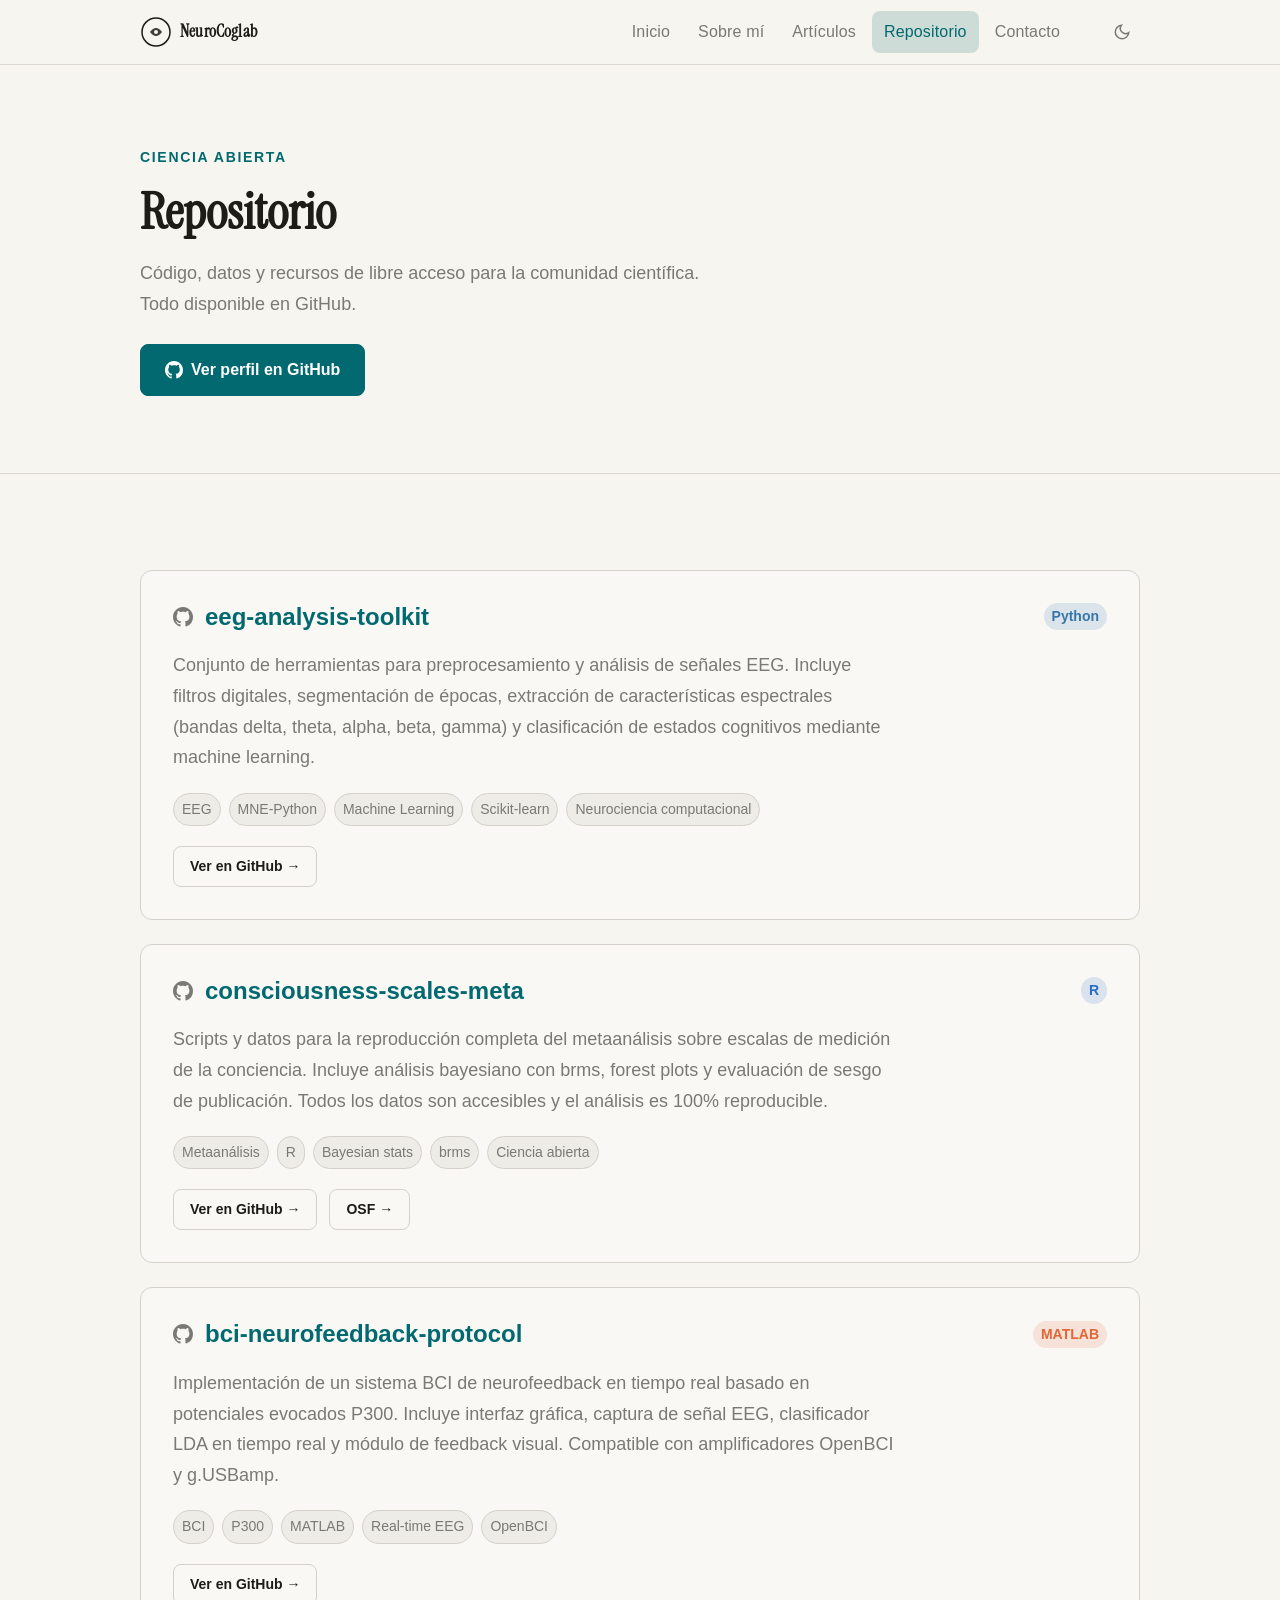
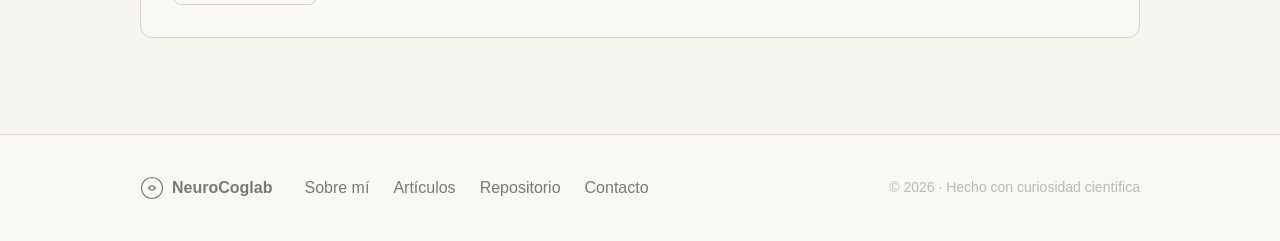
<file: repositorio.html>
<!DOCTYPE html>
<html lang="es" data-theme="light">
<head>
  <meta charset="UTF-8" />
  <meta name="viewport" content="width=device-width, initial-scale=1.0" />
  <title>Repositorio — NeuroCoglab</title>
  <meta name="description" content="Proyectos de código abierto en análisis EEG, BCI y neurociencia computacional." />
  <link href="https://api.fontshare.com/v2/css?f[]=satoshi@300,400,500,700&display=swap" rel="stylesheet" />
  <link rel="preconnect" href="https://fonts.googleapis.com" />
  <link rel="preconnect" href="https://fonts.gstatic.com" crossorigin />
  <link href="https://fonts.googleapis.com/css2?family=Instrument+Serif:ital@0;1&display=swap" rel="stylesheet" />
  <link rel="stylesheet" href="css/style.css" />
  <link rel="icon" href="data:image/svg+xml,<svg xmlns='http://www.w3.org/2000/svg' viewBox='0 0 32 32'><circle cx='16' cy='16' r='14' fill='%2301696f'/><path d='M10 16 Q16 8 22 16 Q16 24 10 16Z' fill='white' opacity='0.9'/></svg>" />
  <script>(function(){const d=matchMedia('(prefers-color-scheme:dark)').matches?'dark':'light';document.documentElement.setAttribute('data-theme',d);})();</script>
</head>
<body>

  <header class="header" id="header">
    <div class="header-inner container">
      <a href="index.html" class="logo" aria-label="Inicio">
        <svg width="32" height="32" viewBox="0 0 32 32" fill="none"><circle cx="16" cy="16" r="14" stroke="currentColor" stroke-width="1.5"/><path d="M10 16 Q16 8 22 16 Q16 24 10 16Z" fill="currentColor" opacity="0.85"/><circle cx="16" cy="16" r="2" fill="var(--color-bg)"/></svg>
        <span class="logo-text">NeuroCoglab</span>
      </a>
      <nav class="nav" id="nav">
        <a href="index.html" class="nav-link">Inicio</a>
        <a href="sobre-mi.html" class="nav-link">Sobre mí</a>
        <a href="articulos.html" class="nav-link">Artículos</a>
        <a href="repositorio.html" class="nav-link active">Repositorio</a>
        <a href="contacto.html" class="nav-link">Contacto</a>
      </nav>
      <div class="header-actions">
        <button class="theme-toggle" data-theme-toggle aria-label="Cambiar tema"><svg width="18" height="18" viewBox="0 0 24 24" fill="none" stroke="currentColor" stroke-width="2"><path d="M21 12.79A9 9 0 1 1 11.21 3 7 7 0 0 0 21 12.79z"/></svg></button>
        <button class="menu-toggle" id="menuToggle" aria-label="Menú" aria-expanded="false"><span></span><span></span><span></span></button>
      </div>
    </div>
  </header>

  <main>
    <section class="page-hero">
      <div class="container">
        <span class="section-label">Ciencia abierta</span>
        <h1>Repositorio</h1>
        <p class="page-hero-desc">Código, datos y recursos de libre acceso para la comunidad científica. Todo disponible en GitHub.</p>
        <a href="https://github.com/tu-usuario" target="_blank" rel="noopener" class="btn btn-primary" style="margin-top: var(--space-6)">
          <svg width="18" height="18" viewBox="0 0 24 24" fill="currentColor"><path d="M12 0C5.37 0 0 5.37 0 12c0 5.31 3.435 9.795 8.205 11.385.6.105.825-.255.825-.57 0-.285-.015-1.23-.015-2.235-3.015.555-3.795-.735-4.035-1.41-.135-.345-.72-1.41-1.23-1.695-.42-.225-1.02-.78-.015-.795.945-.015 1.62.87 1.845 1.23 1.08 1.815 2.805 1.305 3.495.99.105-.78.42-1.305.765-1.605-2.67-.3-5.46-1.335-5.46-5.925 0-1.305.465-2.385 1.23-3.225-.12-.3-.54-1.53.12-3.18 0 0 1.005-.315 3.3 1.23.96-.27 1.98-.405 3-.405s2.04.135 3 .405c2.295-1.56 3.3-1.23 3.3-1.23.66 1.65.24 2.88.12 3.18.765.84 1.23 1.905 1.23 3.225 0 4.605-2.805 5.625-5.475 5.925.435.375.81 1.095.81 2.22 0 1.605-.015 2.895-.015 3.3 0 .315.225.69.825.57A12.02 12.02 0 0 0 24 12c0-6.63-5.37-12-12-12z"/></svg>
          Ver perfil en GitHub
        </a>
      </div>
    </section>

    <section class="section">
      <div class="container">
        <div class="repo-full-grid">

          <div class="repo-card-full">
            <div class="repo-card-full-header">
              <div class="repo-card-top">
                <svg width="20" height="20" viewBox="0 0 24 24" fill="currentColor"><path d="M12 0C5.37 0 0 5.37 0 12c0 5.31 3.435 9.795 8.205 11.385.6.105.825-.255.825-.57 0-.285-.015-1.23-.015-2.235-3.015.555-3.795-.735-4.035-1.41-.135-.345-.72-1.41-1.23-1.695-.42-.225-1.02-.78-.015-.795.945-.015 1.62.87 1.845 1.23 1.08 1.815 2.805 1.305 3.495.99.105-.78.42-1.305.765-1.605-2.67-.3-5.46-1.335-5.46-5.925 0-1.305.465-2.385 1.23-3.225-.12-.3-.54-1.53.12-3.18 0 0 1.005-.315 3.3 1.23.96-.27 1.98-.405 3-.405s2.04.135 3 .405c2.295-1.56 3.3-1.23 3.3-1.23.66 1.65.24 2.88.12 3.18.765.84 1.23 1.905 1.23 3.225 0 4.605-2.805 5.625-5.475 5.925.435.375.81 1.095.81 2.22 0 1.605-.015 2.895-.015 3.3 0 .315.225.69.825.57A12.02 12.02 0 0 0 24 12c0-6.63-5.37-12-12-12z"/></svg>
                <h2>eeg-analysis-toolkit</h2>
              </div>
              <span class="repo-lang python">Python</span>
            </div>
            <p>Conjunto de herramientas para preprocesamiento y análisis de señales EEG. Incluye filtros digitales, segmentación de épocas, extracción de características espectrales (bandas delta, theta, alpha, beta, gamma) y clasificación de estados cognitivos mediante machine learning.</p>
            <div class="repo-topics">
              <span class="tag small">EEG</span>
              <span class="tag small">MNE-Python</span>
              <span class="tag small">Machine Learning</span>
              <span class="tag small">Scikit-learn</span>
              <span class="tag small">Neurociencia computacional</span>
            </div>
            <div class="repo-actions">
              <a href="https://github.com/tu-usuario/eeg-analysis-toolkit" target="_blank" rel="noopener" class="btn btn-outline btn-sm">Ver en GitHub →</a>
            </div>
          </div>

          <div class="repo-card-full">
            <div class="repo-card-full-header">
              <div class="repo-card-top">
                <svg width="20" height="20" viewBox="0 0 24 24" fill="currentColor"><path d="M12 0C5.37 0 0 5.37 0 12c0 5.31 3.435 9.795 8.205 11.385.6.105.825-.255.825-.57 0-.285-.015-1.23-.015-2.235-3.015.555-3.795-.735-4.035-1.41-.135-.345-.72-1.41-1.23-1.695-.42-.225-1.02-.78-.015-.795.945-.015 1.62.87 1.845 1.23 1.08 1.815 2.805 1.305 3.495.99.105-.78.42-1.305.765-1.605-2.67-.3-5.46-1.335-5.46-5.925 0-1.305.465-2.385 1.23-3.225-.12-.3-.54-1.53.12-3.18 0 0 1.005-.315 3.3 1.23.96-.27 1.98-.405 3-.405s2.04.135 3 .405c2.295-1.56 3.3-1.23 3.3-1.23.66 1.65.24 2.88.12 3.18.765.84 1.23 1.905 1.23 3.225 0 4.605-2.805 5.625-5.475 5.925.435.375.81 1.095.81 2.22 0 1.605-.015 2.895-.015 3.3 0 .315.225.69.825.57A12.02 12.02 0 0 0 24 12c0-6.63-5.37-12-12-12z"/></svg>
                <h2>consciousness-scales-meta</h2>
              </div>
              <span class="repo-lang r">R</span>
            </div>
            <p>Scripts y datos para la reproducción completa del metaanálisis sobre escalas de medición de la conciencia. Incluye análisis bayesiano con brms, forest plots y evaluación de sesgo de publicación. Todos los datos son accesibles y el análisis es 100% reproducible.</p>
            <div class="repo-topics">
              <span class="tag small">Metaanálisis</span>
              <span class="tag small">R</span>
              <span class="tag small">Bayesian stats</span>
              <span class="tag small">brms</span>
              <span class="tag small">Ciencia abierta</span>
            </div>
            <div class="repo-actions">
              <a href="https://github.com/tu-usuario/consciousness-scales-meta" target="_blank" rel="noopener" class="btn btn-outline btn-sm">Ver en GitHub →</a>
              <a href="#" class="btn btn-outline btn-sm">OSF →</a>
            </div>
          </div>

          <div class="repo-card-full">
            <div class="repo-card-full-header">
              <div class="repo-card-top">
                <svg width="20" height="20" viewBox="0 0 24 24" fill="currentColor"><path d="M12 0C5.37 0 0 5.37 0 12c0 5.31 3.435 9.795 8.205 11.385.6.105.825-.255.825-.57 0-.285-.015-1.23-.015-2.235-3.015.555-3.795-.735-4.035-1.41-.135-.345-.72-1.41-1.23-1.695-.42-.225-1.02-.78-.015-.795.945-.015 1.62.87 1.845 1.23 1.08 1.815 2.805 1.305 3.495.99.105-.78.42-1.305.765-1.605-2.67-.3-5.46-1.335-5.46-5.925 0-1.305.465-2.385 1.23-3.225-.12-.3-.54-1.53.12-3.18 0 0 1.005-.315 3.3 1.23.96-.27 1.98-.405 3-.405s2.04.135 3 .405c2.295-1.56 3.3-1.23 3.3-1.23.66 1.65.24 2.88.12 3.18.765.84 1.23 1.905 1.23 3.225 0 4.605-2.805 5.625-5.475 5.925.435.375.81 1.095.81 2.22 0 1.605-.015 2.895-.015 3.3 0 .315.225.69.825.57A12.02 12.02 0 0 0 24 12c0-6.63-5.37-12-12-12z"/></svg>
                <h2>bci-neurofeedback-protocol</h2>
              </div>
              <span class="repo-lang matlab">MATLAB</span>
            </div>
            <p>Implementación de un sistema BCI de neurofeedback en tiempo real basado en potenciales evocados P300. Incluye interfaz gráfica, captura de señal EEG, clasificador LDA en tiempo real y módulo de feedback visual. Compatible con amplificadores OpenBCI y g.USBamp.</p>
            <div class="repo-topics">
              <span class="tag small">BCI</span>
              <span class="tag small">P300</span>
              <span class="tag small">MATLAB</span>
              <span class="tag small">Real-time EEG</span>
              <span class="tag small">OpenBCI</span>
            </div>
            <div class="repo-actions">
              <a href="https://github.com/tu-usuario/bci-neurofeedback-protocol" target="_blank" rel="noopener" class="btn btn-outline btn-sm">Ver en GitHub →</a>
            </div>
          </div>

        </div>
      </div>
    </section>
  </main>

  <footer class="footer">
    <div class="container footer-inner">
      <div class="footer-brand">
        <svg width="24" height="24" viewBox="0 0 32 32" fill="none"><circle cx="16" cy="16" r="14" stroke="currentColor" stroke-width="1.5"/><path d="M10 16 Q16 8 22 16 Q16 24 10 16Z" fill="currentColor" opacity="0.85"/><circle cx="16" cy="16" r="2" fill="var(--color-bg)"/></svg>
        <span>NeuroCoglab</span>
      </div>
      <nav class="footer-nav">
        <a href="sobre-mi.html">Sobre mí</a>
        <a href="articulos.html">Artículos</a>
        <a href="repositorio.html">Repositorio</a>
        <a href="contacto.html">Contacto</a>
      </nav>
      <p class="footer-copy">&copy; 2026 · Hecho con curiosidad científica</p>
    </div>
  </footer>

  <script src="js/main.js"></script>
<script data-pplx-inline-edit>
(function(){
  if(window===window.top)return;
  function inlineAll(orig,clone){
    if(orig.nodeType!==1)return;
    try{
      var cs=getComputedStyle(orig);
      var t='';
      for(var i=0;i<cs.length;i++){t+=cs[i]+':'+cs.getPropertyValue(cs[i])+';';}
      clone.style.cssText=t;
    }catch(e){}
    var oc=orig.children,cc=clone.children;
    for(var j=0;j<oc.length&&j<cc.length;j++){inlineAll(oc[j],cc[j]);}
  }
  function stripExternal(clone){
    var imgs=clone.querySelectorAll('img');
    for(var i=0;i<imgs.length;i++){
      var s=imgs[i].getAttribute('src');
      if(s&&!s.startsWith('data:'))imgs[i].removeAttribute('src');
    }
    var all=clone.querySelectorAll('*');
    for(var i=0;i<all.length;i++){
      var st=all[i].style.cssText;
      if(st&&st.indexOf('url(')>=0){
        all[i].style.cssText=st.replace(/url\(["']?(?!data:)[^)"']*["']?\)/gi,'none');
      }
    }
  }
  var scrollRaf=0;
  function emitScroll(){
    scrollRaf=0;
    var x=window.scrollX||window.pageXOffset||0;
    var y=window.scrollY||window.pageYOffset||0;
    window.parent.postMessage({type:'INLINE_EDIT_SCROLL',scrollX:x,scrollY:y},'*');
  }
  window.addEventListener('scroll',function(){
    if(scrollRaf)return;
    scrollRaf=requestAnimationFrame(emitScroll);
  },{passive:true,capture:true});
  emitScroll();
  window.addEventListener('message',function(e){
    if(!e.data||e.data.type!=='INLINE_EDIT_CAPTURE_REQUEST')return;
    var scrollX=window.scrollX||window.pageXOffset||0;
    var scrollY=window.scrollY||window.pageYOffset||0;
    var w=window.innerWidth,h=window.innerHeight;
    try{
      var clone=document.documentElement.cloneNode(true);
      var rm=clone.querySelectorAll('script,link[rel="stylesheet"],style');
      for(var i=0;i<rm.length;i++){rm[i].remove();}
      inlineAll(document.documentElement,clone);
      stripExternal(clone);
      var html=new XMLSerializer().serializeToString(clone);
      var svg='<svg xmlns="http://www.w3.org/2000/svg" width="'+w+'" height="'+h+'">'
        +'<foreignObject width="100%" height="100%">'
        +'<div xmlns="http://www.w3.org/1999/xhtml" style="width:'+w+'px;height:'+h+'px;overflow:hidden">'
        +'<div style="transform:translate(-'+scrollX+'px,-'+scrollY+'px);transform-origin:top left">'
        +html+'</div></div></foreignObject></svg>';
      var svgUrl='data:image/svg+xml;charset=utf-8,'+encodeURIComponent(svg);
      var img=new Image();
      img.onload=function(){
        var c=document.createElement('canvas');c.width=w;c.height=h;
        c.getContext('2d').drawImage(img,0,0);
        window.parent.postMessage({type:'INLINE_EDIT_SCREENSHOT_RESULT',dataUrl:c.toDataURL('image/png'),scrollX:scrollX,scrollY:scrollY},'*');
      };
      img.onerror=function(){
        window.parent.postMessage({type:'INLINE_EDIT_SCREENSHOT_RESULT',dataUrl:null,scrollX:scrollX,scrollY:scrollY},'*');
      };
      img.src=svgUrl;
    }catch(err){
      window.parent.postMessage({type:'INLINE_EDIT_SCREENSHOT_RESULT',dataUrl:null,scrollX:scrollX,scrollY:scrollY},'*');
    }
  });
})();
</script></body>
</html>
</file>
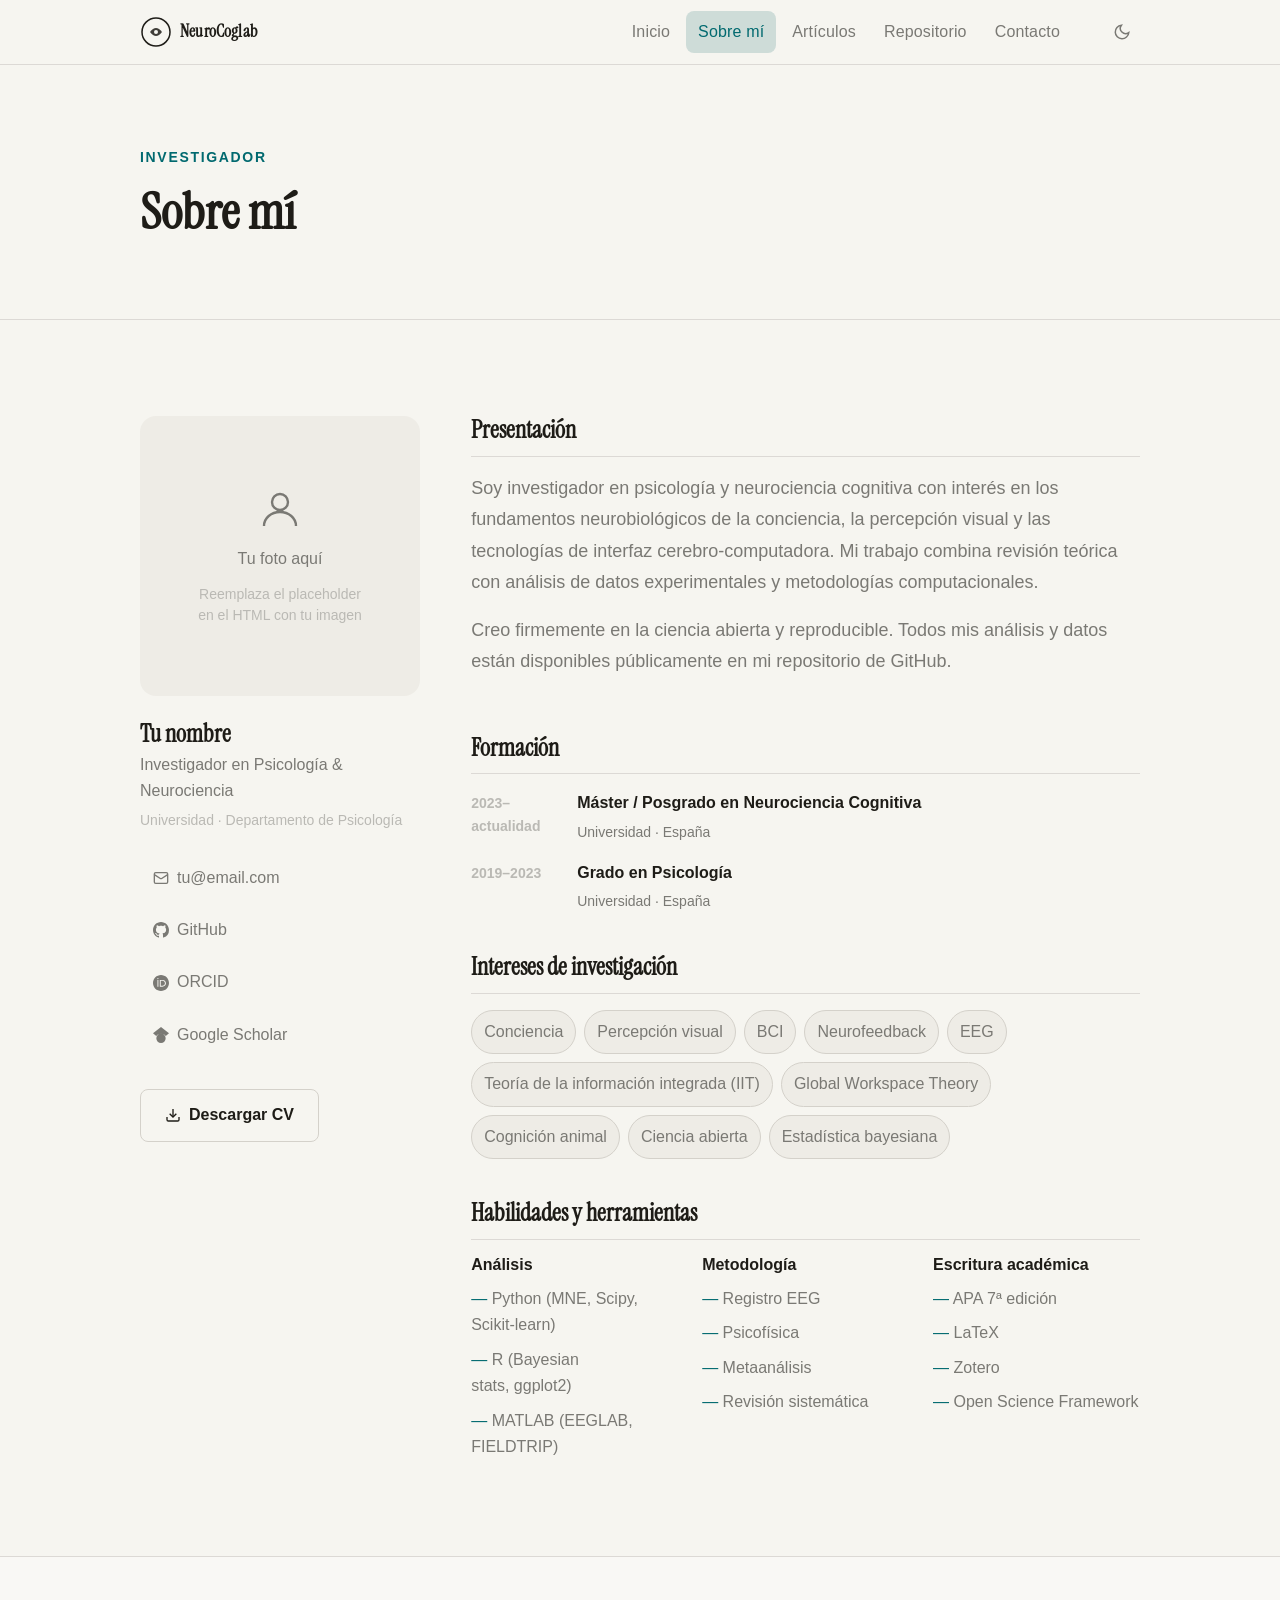
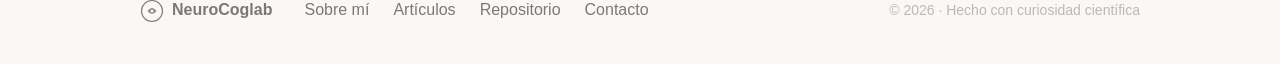
<file: sobre-mi.html>
<!DOCTYPE html>
<html lang="es" data-theme="light">
<head>
  <meta charset="UTF-8" />
  <meta name="viewport" content="width=device-width, initial-scale=1.0" />
  <title>Sobre mí — NeuroCoglab</title>
  <meta name="description" content="Investigador en psicología y neurociencia cognitiva. Conciencia, BCI, percepción visual y cognición animal." />
  <link href="https://api.fontshare.com/v2/css?f[]=satoshi@300,400,500,700&display=swap" rel="stylesheet" />
  <link rel="preconnect" href="https://fonts.googleapis.com" />
  <link rel="preconnect" href="https://fonts.gstatic.com" crossorigin />
  <link href="https://fonts.googleapis.com/css2?family=Instrument+Serif:ital@0;1&display=swap" rel="stylesheet" />
  <link rel="stylesheet" href="css/style.css" />
  <link rel="icon" href="data:image/svg+xml,<svg xmlns='http://www.w3.org/2000/svg' viewBox='0 0 32 32'><circle cx='16' cy='16' r='14' fill='%2301696f'/><path d='M10 16 Q16 8 22 16 Q16 24 10 16Z' fill='white' opacity='0.9'/></svg>" />
  <script>(function(){const d=matchMedia('(prefers-color-scheme:dark)').matches?'dark':'light';document.documentElement.setAttribute('data-theme',d);})();</script>
</head>
<body>

  <header class="header" id="header">
    <div class="header-inner container">
      <a href="index.html" class="logo" aria-label="Inicio">
        <svg width="32" height="32" viewBox="0 0 32 32" fill="none"><circle cx="16" cy="16" r="14" stroke="currentColor" stroke-width="1.5"/><path d="M10 16 Q16 8 22 16 Q16 24 10 16Z" fill="currentColor" opacity="0.85"/><circle cx="16" cy="16" r="2" fill="var(--color-bg)"/></svg>
        <span class="logo-text">NeuroCoglab</span>
      </a>
      <nav class="nav" id="nav">
        <a href="index.html" class="nav-link">Inicio</a>
        <a href="sobre-mi.html" class="nav-link active">Sobre mí</a>
        <a href="articulos.html" class="nav-link">Artículos</a>
        <a href="repositorio.html" class="nav-link">Repositorio</a>
        <a href="contacto.html" class="nav-link">Contacto</a>
      </nav>
      <div class="header-actions">
        <button class="theme-toggle" data-theme-toggle aria-label="Cambiar tema">
          <svg width="18" height="18" viewBox="0 0 24 24" fill="none" stroke="currentColor" stroke-width="2"><path d="M21 12.79A9 9 0 1 1 11.21 3 7 7 0 0 0 21 12.79z"/></svg>
        </button>
        <button class="menu-toggle" id="menuToggle" aria-label="Menú" aria-expanded="false"><span></span><span></span><span></span></button>
      </div>
    </div>
  </header>

  <main>
    <section class="page-hero">
      <div class="container">
        <span class="section-label">Investigador</span>
        <h1>Sobre mí</h1>
      </div>
    </section>

    <section class="section about-layout">
      <div class="container about-grid">

        <!-- Foto y datos -->
        <aside class="about-sidebar">
          <div class="profile-photo-wrapper">
            <!-- Si tienes foto, reemplaza este bloque por: <img src="assets/foto.jpg" alt="Tu nombre" class="profile-photo"> -->
            <div class="profile-photo-placeholder" id="photoPlaceholder">
              <label for="photoUpload" class="photo-upload-label" title="Haz clic para añadir tu foto">
                <svg width="48" height="48" viewBox="0 0 24 24" fill="none" stroke="currentColor" stroke-width="1.2"><circle cx="12" cy="8" r="4"/><path d="M4 20c0-4 3.6-7 8-7s8 3 8 7"/></svg>
                <span>Tu foto aquí</span>
                <span class="photo-hint">Reemplaza el placeholder<br>en el HTML con tu imagen</span>
              </label>
            </div>
          </div>

          <div class="profile-info">
            <h2 class="profile-name">Tu nombre</h2>
            <p class="profile-role">Investigador en Psicología & Neurociencia</p>
            <p class="profile-affiliation">Universidad · Departamento de Psicología</p>
          </div>

          <div class="profile-links">
            <a href="mailto:tu@email.com" class="profile-link">
              <svg width="16" height="16" viewBox="0 0 24 24" fill="none" stroke="currentColor" stroke-width="2"><rect x="2" y="4" width="20" height="16" rx="2"/><path d="m22 7-8.97 5.7a1.94 1.94 0 0 1-2.06 0L2 7"/></svg>
              tu@email.com
            </a>
            <a href="https://github.com/tu-usuario" target="_blank" rel="noopener" class="profile-link">
              <svg width="16" height="16" viewBox="0 0 24 24" fill="currentColor"><path d="M12 0C5.37 0 0 5.37 0 12c0 5.31 3.435 9.795 8.205 11.385.6.105.825-.255.825-.57 0-.285-.015-1.23-.015-2.235-3.015.555-3.795-.735-4.035-1.41-.135-.345-.72-1.41-1.23-1.695-.42-.225-1.02-.78-.015-.795.945-.015 1.62.87 1.845 1.23 1.08 1.815 2.805 1.305 3.495.99.105-.78.42-1.305.765-1.605-2.67-.3-5.46-1.335-5.46-5.925 0-1.305.465-2.385 1.23-3.225-.12-.3-.54-1.53.12-3.18 0 0 1.005-.315 3.3 1.23.96-.27 1.98-.405 3-.405s2.04.135 3 .405c2.295-1.56 3.3-1.23 3.3-1.23.66 1.65.24 2.88.12 3.18.765.84 1.23 1.905 1.23 3.225 0 4.605-2.805 5.625-5.475 5.925.435.375.81 1.095.81 2.22 0 1.605-.015 2.895-.015 3.3 0 .315.225.69.825.57A12.02 12.02 0 0 0 24 12c0-6.63-5.37-12-12-12z"/></svg>
              GitHub
            </a>
            <a href="https://orcid.org/0000-0000-0000-0000" target="_blank" rel="noopener" class="profile-link">
              <svg width="16" height="16" viewBox="0 0 24 24" fill="currentColor"><path d="M12 0C5.372 0 0 5.372 0 12s5.372 12 12 12 12-5.372 12-12S18.628 0 12 0zM7.369 4.378c.525 0 .947.431.947.947s-.422.947-.947.947a.95.95 0 0 1-.947-.947c0-.525.422-.947.947-.947zm-.722 3.038h1.444v10.041H6.647V7.416zm3.562 0h3.9c3.712 0 5.344 2.653 5.344 5.025 0 2.578-2.016 5.016-5.325 5.016h-3.919V7.416zm1.444 1.303v7.444h2.297c2.359 0 3.956-1.494 3.956-3.722 0-2.319-1.681-3.722-3.906-3.722h-2.347z"/></svg>
              ORCID
            </a>
            <a href="https://scholar.google.com" target="_blank" rel="noopener" class="profile-link">
              <svg width="16" height="16" viewBox="0 0 24 24" fill="currentColor"><path d="M12 24a7 7 0 1 1 0-14 7 7 0 0 1 0 14zm0-24L0 9.5l4.838 3.94A8 8 0 0 1 12 10a8 8 0 0 1 7.162 3.44L24 9.5z"/></svg>
              Google Scholar
            </a>
          </div>

          <div class="cv-download">
            <a href="assets/cv.pdf" class="btn btn-outline" download>
              <svg width="16" height="16" viewBox="0 0 24 24" fill="none" stroke="currentColor" stroke-width="2"><path d="M21 15v4a2 2 0 0 1-2 2H5a2 2 0 0 1-2-2v-4"/><polyline points="7 10 12 15 17 10"/><line x1="12" y1="15" x2="12" y2="3"/></svg>
              Descargar CV
            </a>
          </div>
        </aside>

        <!-- Texto bio -->
        <div class="about-content">
          <div class="about-block">
            <h2>Presentación</h2>
            <p>Soy investigador en psicología y neurociencia cognitiva con interés en los fundamentos neurobiológicos de la conciencia, la percepción visual y las tecnologías de interfaz cerebro-computadora. Mi trabajo combina revisión teórica con análisis de datos experimentales y metodologías computacionales.</p>
            <p>Creo firmemente en la ciencia abierta y reproducible. Todos mis análisis y datos están disponibles públicamente en mi repositorio de GitHub.</p>
          </div>

          <div class="about-block">
            <h2>Formación</h2>
            <div class="timeline">
              <div class="timeline-item">
                <span class="timeline-year">2023–actualidad</span>
                <div class="timeline-content">
                  <strong>Máster / Posgrado en Neurociencia Cognitiva</strong>
                  <span class="timeline-place">Universidad · España</span>
                </div>
              </div>
              <div class="timeline-item">
                <span class="timeline-year">2019–2023</span>
                <div class="timeline-content">
                  <strong>Grado en Psicología</strong>
                  <span class="timeline-place">Universidad · España</span>
                </div>
              </div>
            </div>
          </div>

          <div class="about-block">
            <h2>Intereses de investigación</h2>
            <div class="interests-tags">
              <span class="tag">Conciencia</span>
              <span class="tag">Percepción visual</span>
              <span class="tag">BCI</span>
              <span class="tag">Neurofeedback</span>
              <span class="tag">EEG</span>
              <span class="tag">Teoría de la información integrada (IIT)</span>
              <span class="tag">Global Workspace Theory</span>
              <span class="tag">Cognición animal</span>
              <span class="tag">Ciencia abierta</span>
              <span class="tag">Estadística bayesiana</span>
            </div>
          </div>

          <div class="about-block">
            <h2>Habilidades y herramientas</h2>
            <div class="skills-grid">
              <div class="skill-group">
                <h3>Análisis</h3>
                <ul>
                  <li>Python (MNE, Scipy, Scikit-learn)</li>
                  <li>R (Bayesian stats, ggplot2)</li>
                  <li>MATLAB (EEGLAB, FIELDTRIP)</li>
                </ul>
              </div>
              <div class="skill-group">
                <h3>Metodología</h3>
                <ul>
                  <li>Registro EEG</li>
                  <li>Psicofísica</li>
                  <li>Metaanálisis</li>
                  <li>Revisión sistemática</li>
                </ul>
              </div>
              <div class="skill-group">
                <h3>Escritura académica</h3>
                <ul>
                  <li>APA 7ª edición</li>
                  <li>LaTeX</li>
                  <li>Zotero</li>
                  <li>Open Science Framework</li>
                </ul>
              </div>
            </div>
          </div>
        </div>
      </div>
    </section>
  </main>

  <footer class="footer">
    <div class="container footer-inner">
      <div class="footer-brand">
        <svg width="24" height="24" viewBox="0 0 32 32" fill="none"><circle cx="16" cy="16" r="14" stroke="currentColor" stroke-width="1.5"/><path d="M10 16 Q16 8 22 16 Q16 24 10 16Z" fill="currentColor" opacity="0.85"/><circle cx="16" cy="16" r="2" fill="var(--color-bg)"/></svg>
        <span>NeuroCoglab</span>
      </div>
      <nav class="footer-nav">
        <a href="sobre-mi.html">Sobre mí</a>
        <a href="articulos.html">Artículos</a>
        <a href="repositorio.html">Repositorio</a>
        <a href="contacto.html">Contacto</a>
      </nav>
      <p class="footer-copy">&copy; 2026 · Hecho con curiosidad científica</p>
    </div>
  </footer>

  <script src="js/main.js"></script>
<script data-pplx-inline-edit>
(function(){
  if(window===window.top)return;
  function inlineAll(orig,clone){
    if(orig.nodeType!==1)return;
    try{
      var cs=getComputedStyle(orig);
      var t='';
      for(var i=0;i<cs.length;i++){t+=cs[i]+':'+cs.getPropertyValue(cs[i])+';';}
      clone.style.cssText=t;
    }catch(e){}
    var oc=orig.children,cc=clone.children;
    for(var j=0;j<oc.length&&j<cc.length;j++){inlineAll(oc[j],cc[j]);}
  }
  function stripExternal(clone){
    var imgs=clone.querySelectorAll('img');
    for(var i=0;i<imgs.length;i++){
      var s=imgs[i].getAttribute('src');
      if(s&&!s.startsWith('data:'))imgs[i].removeAttribute('src');
    }
    var all=clone.querySelectorAll('*');
    for(var i=0;i<all.length;i++){
      var st=all[i].style.cssText;
      if(st&&st.indexOf('url(')>=0){
        all[i].style.cssText=st.replace(/url\(["']?(?!data:)[^)"']*["']?\)/gi,'none');
      }
    }
  }
  var scrollRaf=0;
  function emitScroll(){
    scrollRaf=0;
    var x=window.scrollX||window.pageXOffset||0;
    var y=window.scrollY||window.pageYOffset||0;
    window.parent.postMessage({type:'INLINE_EDIT_SCROLL',scrollX:x,scrollY:y},'*');
  }
  window.addEventListener('scroll',function(){
    if(scrollRaf)return;
    scrollRaf=requestAnimationFrame(emitScroll);
  },{passive:true,capture:true});
  emitScroll();
  window.addEventListener('message',function(e){
    if(!e.data||e.data.type!=='INLINE_EDIT_CAPTURE_REQUEST')return;
    var scrollX=window.scrollX||window.pageXOffset||0;
    var scrollY=window.scrollY||window.pageYOffset||0;
    var w=window.innerWidth,h=window.innerHeight;
    try{
      var clone=document.documentElement.cloneNode(true);
      var rm=clone.querySelectorAll('script,link[rel="stylesheet"],style');
      for(var i=0;i<rm.length;i++){rm[i].remove();}
      inlineAll(document.documentElement,clone);
      stripExternal(clone);
      var html=new XMLSerializer().serializeToString(clone);
      var svg='<svg xmlns="http://www.w3.org/2000/svg" width="'+w+'" height="'+h+'">'
        +'<foreignObject width="100%" height="100%">'
        +'<div xmlns="http://www.w3.org/1999/xhtml" style="width:'+w+'px;height:'+h+'px;overflow:hidden">'
        +'<div style="transform:translate(-'+scrollX+'px,-'+scrollY+'px);transform-origin:top left">'
        +html+'</div></div></foreignObject></svg>';
      var svgUrl='data:image/svg+xml;charset=utf-8,'+encodeURIComponent(svg);
      var img=new Image();
      img.onload=function(){
        var c=document.createElement('canvas');c.width=w;c.height=h;
        c.getContext('2d').drawImage(img,0,0);
        window.parent.postMessage({type:'INLINE_EDIT_SCREENSHOT_RESULT',dataUrl:c.toDataURL('image/png'),scrollX:scrollX,scrollY:scrollY},'*');
      };
      img.onerror=function(){
        window.parent.postMessage({type:'INLINE_EDIT_SCREENSHOT_RESULT',dataUrl:null,scrollX:scrollX,scrollY:scrollY},'*');
      };
      img.src=svgUrl;
    }catch(err){
      window.parent.postMessage({type:'INLINE_EDIT_SCREENSHOT_RESULT',dataUrl:null,scrollX:scrollX,scrollY:scrollY},'*');
    }
  });
})();
</script></body>
</html>
</file>
<file: css/style.css>
/* ============================
   DESIGN TOKENS
   ============================ */
:root,
[data-theme='light'] {
  --color-bg: #f6f5f0;
  --color-surface: #f9f8f5;
  --color-surface-2: #fbfbf9;
  --color-surface-offset: #eeece6;
  --color-divider: #dcd9d5;
  --color-border: #d4d1ca;
  --color-text: #1e1c17;
  --color-text-muted: #7a7974;
  --color-text-faint: #bab9b4;
  --color-text-inverse: #f9f8f4;
  --color-primary: #01696f;
  --color-primary-hover: #0c4e54;
  --color-primary-active: #0f3638;
  --color-primary-highlight: #cedcd8;

  --font-display: 'Instrument Serif', Georgia, serif;
  --font-body: 'Satoshi', 'Inter', sans-serif;

  --text-xs: clamp(0.75rem, 0.7rem + 0.25vw, 0.875rem);
  --text-sm: clamp(0.875rem, 0.8rem + 0.35vw, 1rem);
  --text-base: clamp(1rem, 0.95rem + 0.25vw, 1.125rem);
  --text-lg: clamp(1.125rem, 1rem + 0.75vw, 1.5rem);
  --text-xl: clamp(1.5rem, 1.2rem + 1.25vw, 2.25rem);
  --text-2xl: clamp(2rem, 1.2rem + 2.5vw, 3.5rem);
  --text-3xl: clamp(2.5rem, 1rem + 4vw, 5rem);

  --space-1: 0.25rem;
  --space-2: 0.5rem;
  --space-3: 0.75rem;
  --space-4: 1rem;
  --space-5: 1.25rem;
  --space-6: 1.5rem;
  --space-8: 2rem;
  --space-10: 2.5rem;
  --space-12: 3rem;
  --space-16: 4rem;
  --space-20: 5rem;
  --space-24: 6rem;

  --radius-sm: 0.375rem;
  --radius-md: 0.5rem;
  --radius-lg: 0.75rem;
  --radius-xl: 1rem;
  --radius-full: 9999px;

  --shadow-sm: 0 1px 2px oklch(0.2 0.01 80 / 0.06);
  --shadow-md: 0 4px 12px oklch(0.2 0.01 80 / 0.08);
  --shadow-lg: 0 12px 32px oklch(0.2 0.01 80 / 0.12);

  --content-narrow: 680px;
  --content-default: 1000px;
  --content-wide: 1200px;

  --transition: 180ms cubic-bezier(0.16, 1, 0.3, 1);
}

[data-theme='dark'] {
  --color-bg: #141310;
  --color-surface: #1a1916;
  --color-surface-2: #1e1d1a;
  --color-surface-offset: #201f1c;
  --color-divider: #252422;
  --color-border: #333230;
  --color-text: #d0cfcd;
  --color-text-muted: #7d7c7a;
  --color-text-faint: #5a5957;
  --color-text-inverse: #1e1c17;
  --color-primary: #4f98a3;
  --color-primary-hover: #227f8b;
  --color-primary-active: #1a626b;
  --color-primary-highlight: #2a3636;
  --shadow-sm: 0 1px 2px oklch(0 0 0 / 0.22);
  --shadow-md: 0 4px 12px oklch(0 0 0 / 0.32);
  --shadow-lg: 0 12px 32px oklch(0 0 0 / 0.44);
}

@media (prefers-color-scheme: dark) {
  :root:not([data-theme]) {
    --color-bg: #141310;
    --color-surface: #1a1916;
    --color-surface-2: #1e1d1a;
    --color-surface-offset: #201f1c;
    --color-divider: #252422;
    --color-border: #333230;
    --color-text: #d0cfcd;
    --color-text-muted: #7d7c7a;
    --color-text-faint: #5a5957;
    --color-text-inverse: #1e1c17;
    --color-primary: #4f98a3;
    --color-primary-hover: #227f8b;
    --color-primary-active: #1a626b;
    --color-primary-highlight: #2a3636;
  }
}

/* ============================
   BASE
   ============================ */
*, *::before, *::after { box-sizing: border-box; margin: 0; padding: 0; }
html {
  -webkit-font-smoothing: antialiased;
  text-rendering: optimizeLegibility;
  scroll-behavior: smooth;
  scroll-padding-top: var(--space-20);
}
body {
  min-height: 100dvh;
  font-family: var(--font-body);
  font-size: var(--text-base);
  color: var(--color-text);
  background-color: var(--color-bg);
  line-height: 1.65;
}
img, svg { display: block; max-width: 100%; height: auto; }
ul[role='list'], ol[role='list'] { list-style: none; }
h1,h2,h3,h4,h5,h6 { text-wrap: balance; line-height: 1.15; }
p, li { text-wrap: pretty; max-width: 72ch; }
a, button, [role='button'], input, textarea, select {
  transition: color var(--transition), background var(--transition), border-color var(--transition), box-shadow var(--transition), opacity var(--transition);
}
button { cursor: pointer; background: none; border: none; }
input, button, textarea, select { font: inherit; color: inherit; }
::selection { background: color-mix(in oklab, var(--color-primary), transparent 78%); }
:focus-visible { outline: 2px solid var(--color-primary); outline-offset: 3px; border-radius: var(--radius-sm); }
.sr-only { position: absolute; width: 1px; height: 1px; padding: 0; margin: -1px; overflow: hidden; clip: rect(0,0,0,0); white-space: nowrap; border-width: 0; }

/* ============================
   LAYOUT
   ============================ */
.container {
  width: min(var(--content-default), 100% - var(--space-8));
  margin-inline: auto;
}
.section {
  padding-block: clamp(var(--space-12), 8vw, var(--space-24));
}

/* ============================
   HEADER
   ============================ */
.header {
  position: sticky;
  top: 0;
  z-index: 100;
  background: color-mix(in oklab, var(--color-bg) 92%, transparent);
  backdrop-filter: blur(14px);
  border-bottom: 1px solid var(--color-divider);
  transition: box-shadow var(--transition), transform 0.3s cubic-bezier(0.16,1,0.3,1);
}
.header--hidden { transform: translateY(-100%); }
.header--scrolled { box-shadow: var(--shadow-sm); }
.header-inner {
  display: flex;
  align-items: center;
  gap: var(--space-8);
  height: 64px;
}
.logo {
  display: flex;
  align-items: center;
  gap: var(--space-2);
  text-decoration: none;
  color: var(--color-text);
  font-weight: 600;
  font-size: var(--text-sm);
  flex-shrink: 0;
}
.logo-text { font-family: var(--font-display); font-size: 1.05rem; letter-spacing: 0.01em; }
.logo:hover { color: var(--color-primary); }

.nav {
  display: flex;
  align-items: center;
  gap: var(--space-1);
  margin-left: auto;
}
.nav-link {
  text-decoration: none;
  color: var(--color-text-muted);
  font-size: var(--text-sm);
  font-weight: 500;
  padding: var(--space-2) var(--space-3);
  border-radius: var(--radius-md);
  letter-spacing: 0.01em;
}
.nav-link:hover { color: var(--color-text); background: var(--color-surface-offset); }
.nav-link.active { color: var(--color-primary); background: var(--color-primary-highlight); }

.header-actions { display: flex; align-items: center; gap: var(--space-2); }

.theme-toggle {
  display: flex;
  align-items: center;
  justify-content: center;
  width: 36px; height: 36px;
  border-radius: var(--radius-md);
  color: var(--color-text-muted);
}
.theme-toggle:hover { background: var(--color-surface-offset); color: var(--color-text); }

.menu-toggle {
  display: none;
  flex-direction: column;
  gap: 5px;
  width: 36px; height: 36px;
  align-items: center;
  justify-content: center;
  border-radius: var(--radius-md);
  color: var(--color-text);
}
.menu-toggle span {
  width: 20px; height: 1.5px;
  background: currentColor;
  border-radius: 2px;
  transition: transform 0.2s, opacity 0.2s;
}
.menu-toggle:hover { background: var(--color-surface-offset); }
.menu-toggle.open span:nth-child(1) { transform: translateY(6.5px) rotate(45deg); }
.menu-toggle.open span:nth-child(2) { opacity: 0; }
.menu-toggle.open span:nth-child(3) { transform: translateY(-6.5px) rotate(-45deg); }

@media (max-width: 768px) {
  .menu-toggle { display: flex; }
  .nav {
    position: fixed;
    inset: 64px 0 0 0;
    background: var(--color-bg);
    flex-direction: column;
    align-items: flex-start;
    gap: var(--space-1);
    padding: var(--space-6);
    border-top: 1px solid var(--color-divider);
    transform: translateX(100%);
    transition: transform 0.25s cubic-bezier(0.16,1,0.3,1);
    z-index: 99;
  }
  .nav.open { transform: translateX(0); }
  .nav-link { font-size: var(--text-base); width: 100%; padding: var(--space-3) var(--space-4); }
}

/* ============================
   BUTTONS
   ============================ */
.btn {
  display: inline-flex;
  align-items: center;
  gap: var(--space-2);
  padding: var(--space-3) var(--space-6);
  border-radius: var(--radius-md);
  font-size: var(--text-sm);
  font-weight: 600;
  text-decoration: none;
  border: 1.5px solid transparent;
  cursor: pointer;
  white-space: nowrap;
}
.btn-primary {
  background: var(--color-primary);
  color: #fff;
  border-color: var(--color-primary);
}
.btn-primary:hover { background: var(--color-primary-hover); border-color: var(--color-primary-hover); }
.btn-ghost {
  color: var(--color-text);
  background: transparent;
}
.btn-ghost:hover { background: var(--color-surface-offset); }
.btn-outline {
  color: var(--color-text);
  border-color: var(--color-border);
  background: transparent;
}
.btn-outline:hover { border-color: var(--color-primary); color: var(--color-primary); background: var(--color-primary-highlight); }
.btn-sm { padding: var(--space-2) var(--space-4); font-size: var(--text-xs); }

/* ============================
   HERO (home)
   ============================ */
.hero {
  min-height: 80vh;
  display: flex;
  align-items: center;
  padding-block: clamp(var(--space-16), 10vw, var(--space-24));
  border-bottom: 1px solid var(--color-divider);
}
.hero-inner {
  display: grid;
  grid-template-columns: 1fr 1fr;
  gap: var(--space-16);
  align-items: center;
}
.hero-label {
  font-size: var(--text-xs);
  text-transform: uppercase;
  letter-spacing: 0.12em;
  color: var(--color-primary);
  font-weight: 600;
  margin-bottom: var(--space-4);
}
.hero-title {
  font-family: var(--font-display);
  font-size: var(--text-3xl);
  line-height: 1.05;
  color: var(--color-text);
  margin-bottom: var(--space-6);
}
.hero-title em { font-style: italic; color: var(--color-primary); }
.hero-desc {
  font-size: var(--text-base);
  color: var(--color-text-muted);
  max-width: 52ch;
  line-height: 1.7;
  margin-bottom: var(--space-8);
}
.hero-actions { display: flex; gap: var(--space-3); flex-wrap: wrap; }

.hero-visual {
  display: flex;
  align-items: center;
  justify-content: center;
}
.brain-anim {
  width: min(340px, 100%);
  aspect-ratio: 1;
  opacity: 0.85;
}
.brain-anim svg { width: 100%; height: 100%; }
.pulse-ring { animation: pulse 3s ease-in-out infinite; }
.rotate-slow { animation: rotateSlow 20s linear infinite; transform-origin: center; transform-box: fill-box; }
.brain-path { animation: breathe 4s ease-in-out infinite; }

@keyframes pulse { 0%,100% { opacity:0.3; r:120 } 50% { opacity:0.6; r:130 } }
@keyframes rotateSlow { to { transform: rotate(360deg); } }
@keyframes breathe { 0%,100% { fill-opacity: 0.06; } 50% { fill-opacity: 0.12; } }

@media (max-width: 768px) {
  .hero-inner { grid-template-columns: 1fr; gap: var(--space-10); }
  .hero-visual { order: -1; }
  .brain-anim { width: 200px; }
  .hero { min-height: auto; }
}

/* ============================
   SECTION HEADER
   ============================ */
.section-header {
  display: flex;
  flex-wrap: wrap;
  align-items: baseline;
  gap: var(--space-3) var(--space-6);
  margin-bottom: var(--space-10);
}
.section-header h2 {
  font-family: var(--font-display);
  font-size: var(--text-xl);
  color: var(--color-text);
}
.section-label {
  font-size: var(--text-xs);
  text-transform: uppercase;
  letter-spacing: 0.12em;
  color: var(--color-primary);
  font-weight: 600;
  width: 100%;
}
.see-all {
  margin-left: auto;
  color: var(--color-primary);
  text-decoration: none;
  font-size: var(--text-sm);
  font-weight: 600;
}
.see-all:hover { color: var(--color-primary-hover); }

/* ============================
   RESEARCH AREAS
   ============================ */
.areas-grid {
  display: grid;
  grid-template-columns: repeat(auto-fit, minmax(220px, 1fr));
  gap: var(--space-6);
}
.area-card {
  background: var(--color-surface);
  border: 1px solid var(--color-border);
  border-radius: var(--radius-lg);
  padding: var(--space-8) var(--space-6);
  transition: box-shadow var(--transition), border-color var(--transition), transform var(--transition);
}
.area-card:hover {
  box-shadow: var(--shadow-md);
  border-color: var(--color-primary);
  transform: translateY(-2px);
}
.area-icon {
  width: 44px; height: 44px;
  color: var(--color-primary);
  margin-bottom: var(--space-5);
}
.area-card h3 {
  font-size: var(--text-base);
  font-weight: 600;
  margin-bottom: var(--space-3);
  color: var(--color-text);
}
.area-card p {
  font-size: var(--text-sm);
  color: var(--color-text-muted);
  line-height: 1.6;
}

/* ============================
   ARTICLES GRID (home preview)
   ============================ */
.articles-grid {
  display: grid;
  grid-template-columns: 2fr 1fr 1fr;
  gap: var(--space-6);
}
@media (max-width: 900px) {
  .articles-grid { grid-template-columns: 1fr; }
}
.article-card {
  background: var(--color-surface);
  border: 1px solid var(--color-border);
  border-radius: var(--radius-lg);
  padding: var(--space-6);
  display: flex;
  flex-direction: column;
  gap: var(--space-3);
  transition: box-shadow var(--transition), transform var(--transition);
}
.article-card:hover { box-shadow: var(--shadow-md); transform: translateY(-2px); }
.article-card.featured {
  background: color-mix(in oklab, var(--color-primary-highlight) 40%, var(--color-surface));
  border-color: color-mix(in oklab, var(--color-primary) 30%, var(--color-border));
}
.article-meta { display: flex; align-items: center; gap: var(--space-3); }
.article-tag {
  font-size: var(--text-xs);
  font-weight: 600;
  color: var(--color-primary);
  text-transform: uppercase;
  letter-spacing: 0.08em;
}
.article-date { font-size: var(--text-xs); color: var(--color-text-faint); margin-left: auto; }
.article-title {
  font-family: var(--font-display);
  font-size: var(--text-base);
  color: var(--color-text);
  line-height: 1.3;
  font-size: clamp(1rem, 0.9rem + 0.5vw, 1.2rem);
}
.article-excerpt {
  font-size: var(--text-sm);
  color: var(--color-text-muted);
  line-height: 1.6;
  flex: 1;
}
.article-link {
  font-size: var(--text-xs);
  color: var(--color-primary);
  text-decoration: none;
  font-weight: 600;
  margin-top: auto;
}
.article-link:hover { color: var(--color-primary-hover); }

/* ============================
   REPO CARDS (home preview)
   ============================ */
.repo-preview { background: var(--color-surface); }
.repo-grid {
  display: grid;
  grid-template-columns: repeat(3, 1fr);
  gap: var(--space-6);
}
@media (max-width: 900px) { .repo-grid { grid-template-columns: 1fr; } }
.repo-card {
  background: var(--color-bg);
  border: 1px solid var(--color-border);
  border-radius: var(--radius-lg);
  padding: var(--space-6);
  text-decoration: none;
  color: inherit;
  display: flex;
  flex-direction: column;
  gap: var(--space-3);
  transition: box-shadow var(--transition), transform var(--transition), border-color var(--transition);
}
.repo-card:hover {
  box-shadow: var(--shadow-md);
  border-color: var(--color-primary);
  transform: translateY(-2px);
}
.repo-card-top {
  display: flex;
  align-items: center;
  gap: var(--space-3);
  color: var(--color-text-muted);
}
.repo-card h3 {
  font-size: var(--text-base);
  font-weight: 600;
  color: var(--color-primary);
  font-family: 'Satoshi', monospace;
}
.repo-card p {
  font-size: var(--text-sm);
  color: var(--color-text-muted);
  line-height: 1.6;
  flex: 1;
}
.repo-stats { font-size: var(--text-xs); color: var(--color-text-faint); margin-top: auto; }

.repo-lang {
  font-size: var(--text-xs);
  font-weight: 600;
  padding: 2px var(--space-2);
  border-radius: var(--radius-full);
  margin-left: auto;
}
.repo-lang.python { background: color-mix(in oklab, #3776ab 15%, transparent); color: #3776ab; }
.repo-lang.r { background: color-mix(in oklab, #276DC3 15%, transparent); color: #276DC3; }
.repo-lang.matlab { background: color-mix(in oklab, #e16737 15%, transparent); color: #e16737; }

/* ============================
   FOOTER
   ============================ */
.footer {
  border-top: 1px solid var(--color-divider);
  padding-block: var(--space-10);
  background: var(--color-surface);
}
.footer-inner {
  display: flex;
  align-items: center;
  gap: var(--space-8);
  flex-wrap: wrap;
}
.footer-brand {
  display: flex;
  align-items: center;
  gap: var(--space-2);
  font-size: var(--text-sm);
  font-weight: 600;
  color: var(--color-text-muted);
}
.footer-nav {
  display: flex;
  gap: var(--space-6);
}
.footer-nav a {
  font-size: var(--text-sm);
  color: var(--color-text-muted);
  text-decoration: none;
}
.footer-nav a:hover { color: var(--color-primary); }
.footer-copy {
  margin-left: auto;
  font-size: var(--text-xs);
  color: var(--color-text-faint);
}
@media (max-width: 600px) {
  .footer-inner { flex-direction: column; align-items: flex-start; gap: var(--space-4); }
  .footer-copy { margin-left: 0; }
}

/* ============================
   PAGE HERO (inner pages)
   ============================ */
.page-hero {
  padding-block: clamp(var(--space-12), 6vw, var(--space-20));
  border-bottom: 1px solid var(--color-divider);
}
.page-hero h1 {
  font-family: var(--font-display);
  font-size: var(--text-2xl);
  color: var(--color-text);
  margin-top: var(--space-3);
}
.page-hero-desc {
  font-size: var(--text-base);
  color: var(--color-text-muted);
  max-width: 60ch;
  margin-top: var(--space-4);
  line-height: 1.7;
}

/* ============================
   ABOUT PAGE
   ============================ */
.about-grid {
  display: grid;
  grid-template-columns: 280px 1fr;
  gap: clamp(var(--space-10), 4vw, var(--space-16));
  align-items: start;
}
@media (max-width: 768px) {
  .about-grid { grid-template-columns: 1fr; }
}

.about-sidebar {
  position: sticky;
  top: calc(64px + var(--space-8));
  display: flex;
  flex-direction: column;
  gap: var(--space-6);
}
@media (max-width: 768px) { .about-sidebar { position: static; } }

.profile-photo-wrapper { border-radius: var(--radius-xl); overflow: hidden; aspect-ratio: 1; background: var(--color-surface-offset); }
.profile-photo { width: 100%; height: 100%; object-fit: cover; }
.profile-photo-placeholder {
  width: 100%; height: 100%;
  display: flex;
  align-items: center;
  justify-content: center;
}
.photo-upload-label {
  display: flex;
  flex-direction: column;
  align-items: center;
  gap: var(--space-3);
  cursor: pointer;
  color: var(--color-text-muted);
  text-align: center;
  font-size: var(--text-sm);
}
.photo-hint { font-size: var(--text-xs); color: var(--color-text-faint); line-height: 1.5; }

.profile-info { display: flex; flex-direction: column; gap: var(--space-1); }
.profile-name { font-family: var(--font-display); font-size: var(--text-lg); color: var(--color-text); }
.profile-role { font-size: var(--text-sm); color: var(--color-text-muted); font-weight: 500; }
.profile-affiliation { font-size: var(--text-xs); color: var(--color-text-faint); }

.profile-links { display: flex; flex-direction: column; gap: var(--space-2); }
.profile-link {
  display: flex;
  align-items: center;
  gap: var(--space-2);
  font-size: var(--text-sm);
  color: var(--color-text-muted);
  text-decoration: none;
  padding: var(--space-2) var(--space-3);
  border-radius: var(--radius-md);
  border: 1px solid transparent;
}
.profile-link:hover { background: var(--color-surface-offset); color: var(--color-primary); border-color: var(--color-border); }

.cv-download { margin-top: var(--space-2); }

.about-content { display: flex; flex-direction: column; gap: var(--space-10); }
.about-block h2 {
  font-family: var(--font-display);
  font-size: var(--text-lg);
  color: var(--color-text);
  margin-bottom: var(--space-4);
  padding-bottom: var(--space-3);
  border-bottom: 1px solid var(--color-divider);
}
.about-block p {
  color: var(--color-text-muted);
  line-height: 1.75;
  margin-bottom: var(--space-4);
}

/* Timeline */
.timeline { display: flex; flex-direction: column; gap: var(--space-4); }
.timeline-item {
  display: grid;
  grid-template-columns: 90px 1fr;
  gap: var(--space-4);
  align-items: start;
}
.timeline-year { font-size: var(--text-xs); color: var(--color-text-faint); font-weight: 600; padding-top: 2px; }
.timeline-content { display: flex; flex-direction: column; gap: var(--space-1); }
.timeline-content strong { font-size: var(--text-sm); color: var(--color-text); }
.timeline-place { font-size: var(--text-xs); color: var(--color-text-muted); }

/* Tags */
.interests-tags { display: flex; flex-wrap: wrap; gap: var(--space-2); }
.tag {
  display: inline-block;
  padding: var(--space-2) var(--space-3);
  border-radius: var(--radius-full);
  background: var(--color-surface-offset);
  color: var(--color-text-muted);
  font-size: var(--text-sm);
  font-weight: 500;
  border: 1px solid var(--color-border);
}
.tag.small { font-size: var(--text-xs); padding: var(--space-1) var(--space-2); }
.tag:hover { border-color: var(--color-primary); color: var(--color-primary); background: var(--color-primary-highlight); }

/* Skills grid */
.skills-grid { display: grid; grid-template-columns: repeat(auto-fit, minmax(160px, 1fr)); gap: var(--space-6); }
.skill-group h3 { font-size: var(--text-sm); font-weight: 700; color: var(--color-text); margin-bottom: var(--space-3); }
.skill-group ul { list-style: none; display: flex; flex-direction: column; gap: var(--space-2); }
.skill-group li { font-size: var(--text-sm); color: var(--color-text-muted); }
.skill-group li::before { content: '— '; color: var(--color-primary); }

/* ============================
   ARTICLES PAGE
   ============================ */
.filter-bar { display: flex; gap: var(--space-2); flex-wrap: wrap; margin-bottom: var(--space-10); }
.filter-btn {
  padding: var(--space-2) var(--space-4);
  border-radius: var(--radius-full);
  font-size: var(--text-sm);
  font-weight: 500;
  color: var(--color-text-muted);
  background: var(--color-surface);
  border: 1px solid var(--color-border);
  cursor: pointer;
}
.filter-btn:hover { border-color: var(--color-primary); color: var(--color-primary); }
.filter-btn.active { background: var(--color-primary); color: #fff; border-color: var(--color-primary); }

.publications-list { display: flex; flex-direction: column; gap: 0; }
.pub-item {
  display: grid;
  grid-template-columns: 64px 1fr;
  gap: var(--space-6);
  padding-block: var(--space-8);
  border-bottom: 1px solid var(--color-divider);
  align-items: start;
}
.pub-item.hidden { display: none; }
.pub-year {
  font-size: var(--text-xs);
  color: var(--color-text-faint);
  font-weight: 700;
  padding-top: var(--space-1);
}
.pub-body { display: flex; flex-direction: column; gap: var(--space-3); }
.pub-tags { display: flex; gap: var(--space-2); flex-wrap: wrap; }
.pub-title {
  font-family: var(--font-display);
  font-size: clamp(1rem, 0.9rem + 0.5vw, 1.25rem);
  color: var(--color-text);
  line-height: 1.3;
}
.pub-authors { font-size: var(--text-sm); color: var(--color-text-muted); }
.pub-venue { font-size: var(--text-sm); color: var(--color-text-faint); }
.pub-abstract {
  font-size: var(--text-sm);
  color: var(--color-text-muted);
  line-height: 1.7;
}
.pub-links { display: flex; gap: var(--space-4); flex-wrap: wrap; }
.pub-link {
  font-size: var(--text-xs);
  font-weight: 700;
  text-decoration: none;
  color: var(--color-primary);
  letter-spacing: 0.05em;
}
.pub-link:hover { color: var(--color-primary-hover); }
@media (max-width: 600px) {
  .pub-item { grid-template-columns: 1fr; gap: var(--space-3); }
  .pub-year { font-size: var(--text-xs); }
}

/* ============================
   REPO FULL PAGE
   ============================ */
.repo-full-grid { display: flex; flex-direction: column; gap: var(--space-6); }
.repo-card-full {
  background: var(--color-surface);
  border: 1px solid var(--color-border);
  border-radius: var(--radius-lg);
  padding: var(--space-8);
  display: flex;
  flex-direction: column;
  gap: var(--space-5);
  transition: box-shadow var(--transition), border-color var(--transition);
}
.repo-card-full:hover { box-shadow: var(--shadow-md); border-color: var(--color-primary); }
.repo-card-full-header {
  display: flex;
  align-items: center;
  justify-content: space-between;
  gap: var(--space-4);
  flex-wrap: wrap;
}
.repo-card-full-header .repo-card-top { gap: var(--space-3); color: var(--color-text-muted); }
.repo-card-full h2 { font-size: var(--text-lg); font-weight: 700; color: var(--color-primary); font-family: var(--font-body); }
.repo-card-full p { font-size: var(--text-base); color: var(--color-text-muted); line-height: 1.7; }
.repo-topics { display: flex; flex-wrap: wrap; gap: var(--space-2); }
.repo-actions { display: flex; gap: var(--space-3); flex-wrap: wrap; }

/* ============================
   CONTACT PAGE
   ============================ */
.contact-grid {
  display: grid;
  grid-template-columns: 1fr 1.5fr;
  gap: clamp(var(--space-10), 4vw, var(--space-16));
  align-items: start;
}
@media (max-width: 768px) { .contact-grid { grid-template-columns: 1fr; } }
.contact-info h2, .contact-form-wrapper h2 {
  font-family: var(--font-display);
  font-size: var(--text-lg);
  color: var(--color-text);
  margin-bottom: var(--space-6);
  padding-bottom: var(--space-3);
  border-bottom: 1px solid var(--color-divider);
}
.contact-methods { display: flex; flex-direction: column; gap: var(--space-3); margin-bottom: var(--space-8); }
.contact-method {
  display: flex;
  align-items: center;
  gap: var(--space-4);
  padding: var(--space-4);
  border-radius: var(--radius-lg);
  border: 1px solid var(--color-border);
  text-decoration: none;
  color: inherit;
  background: var(--color-surface);
  transition: box-shadow var(--transition), border-color var(--transition);
}
.contact-method:hover { border-color: var(--color-primary); box-shadow: var(--shadow-sm); }
.contact-method-icon {
  width: 42px; height: 42px;
  display: flex;
  align-items: center;
  justify-content: center;
  background: var(--color-primary-highlight);
  border-radius: var(--radius-md);
  color: var(--color-primary);
  flex-shrink: 0;
}
.contact-method div { display: flex; flex-direction: column; gap: 2px; }
.contact-method strong { font-size: var(--text-sm); color: var(--color-text); }
.contact-method span { font-size: var(--text-xs); color: var(--color-text-muted); }
.contact-note p { font-size: var(--text-sm); color: var(--color-text-muted); line-height: 1.7; }

/* Form */
.contact-form { display: flex; flex-direction: column; gap: var(--space-5); }
.form-group { display: flex; flex-direction: column; gap: var(--space-2); }
.form-group label { font-size: var(--text-sm); font-weight: 600; color: var(--color-text); }
.form-group input,
.form-group select,
.form-group textarea {
  padding: var(--space-3) var(--space-4);
  border-radius: var(--radius-md);
  border: 1.5px solid var(--color-border);
  background: var(--color-surface);
  font-size: var(--text-sm);
  color: var(--color-text);
  resize: vertical;
}
.form-group input:focus,
.form-group select:focus,
.form-group textarea:focus {
  outline: none;
  border-color: var(--color-primary);
  box-shadow: 0 0 0 3px color-mix(in oklab, var(--color-primary) 15%, transparent);
}
.form-group input::placeholder,
.form-group textarea::placeholder { color: var(--color-text-faint); }
</file>
